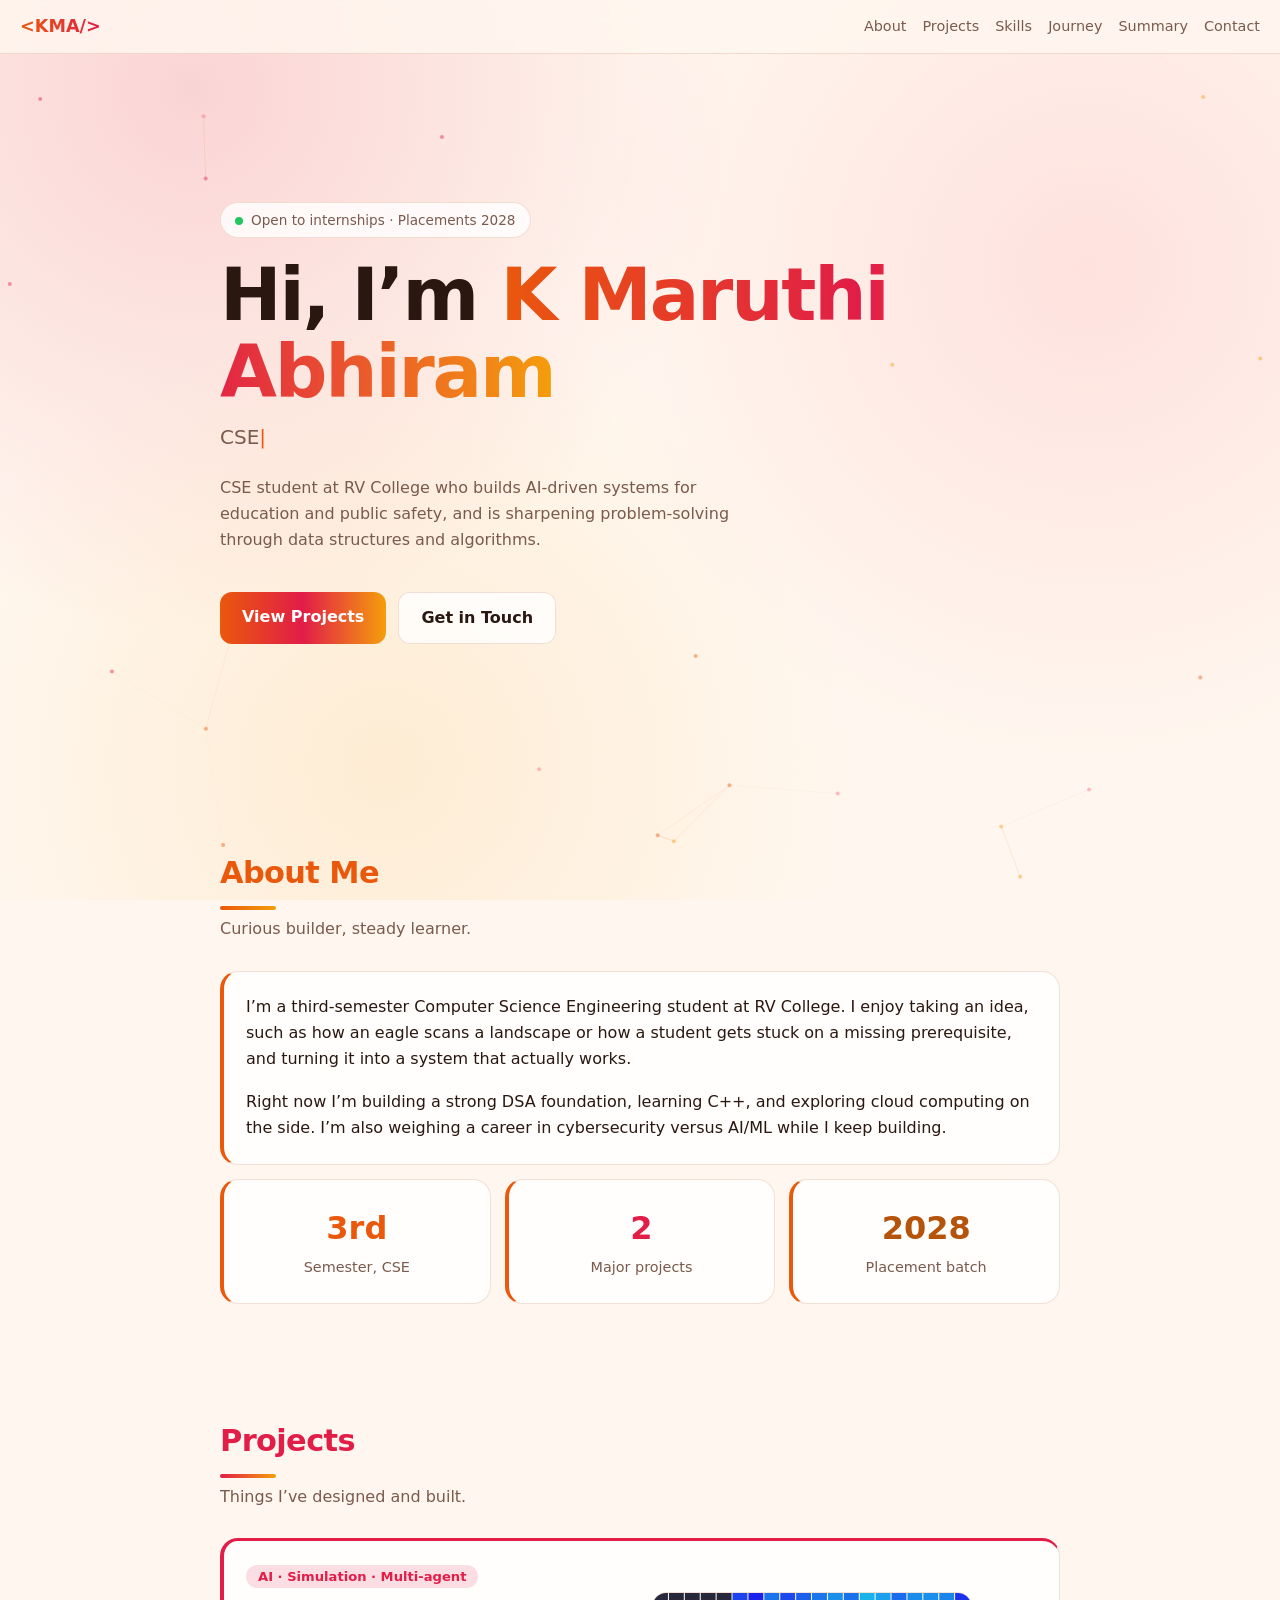
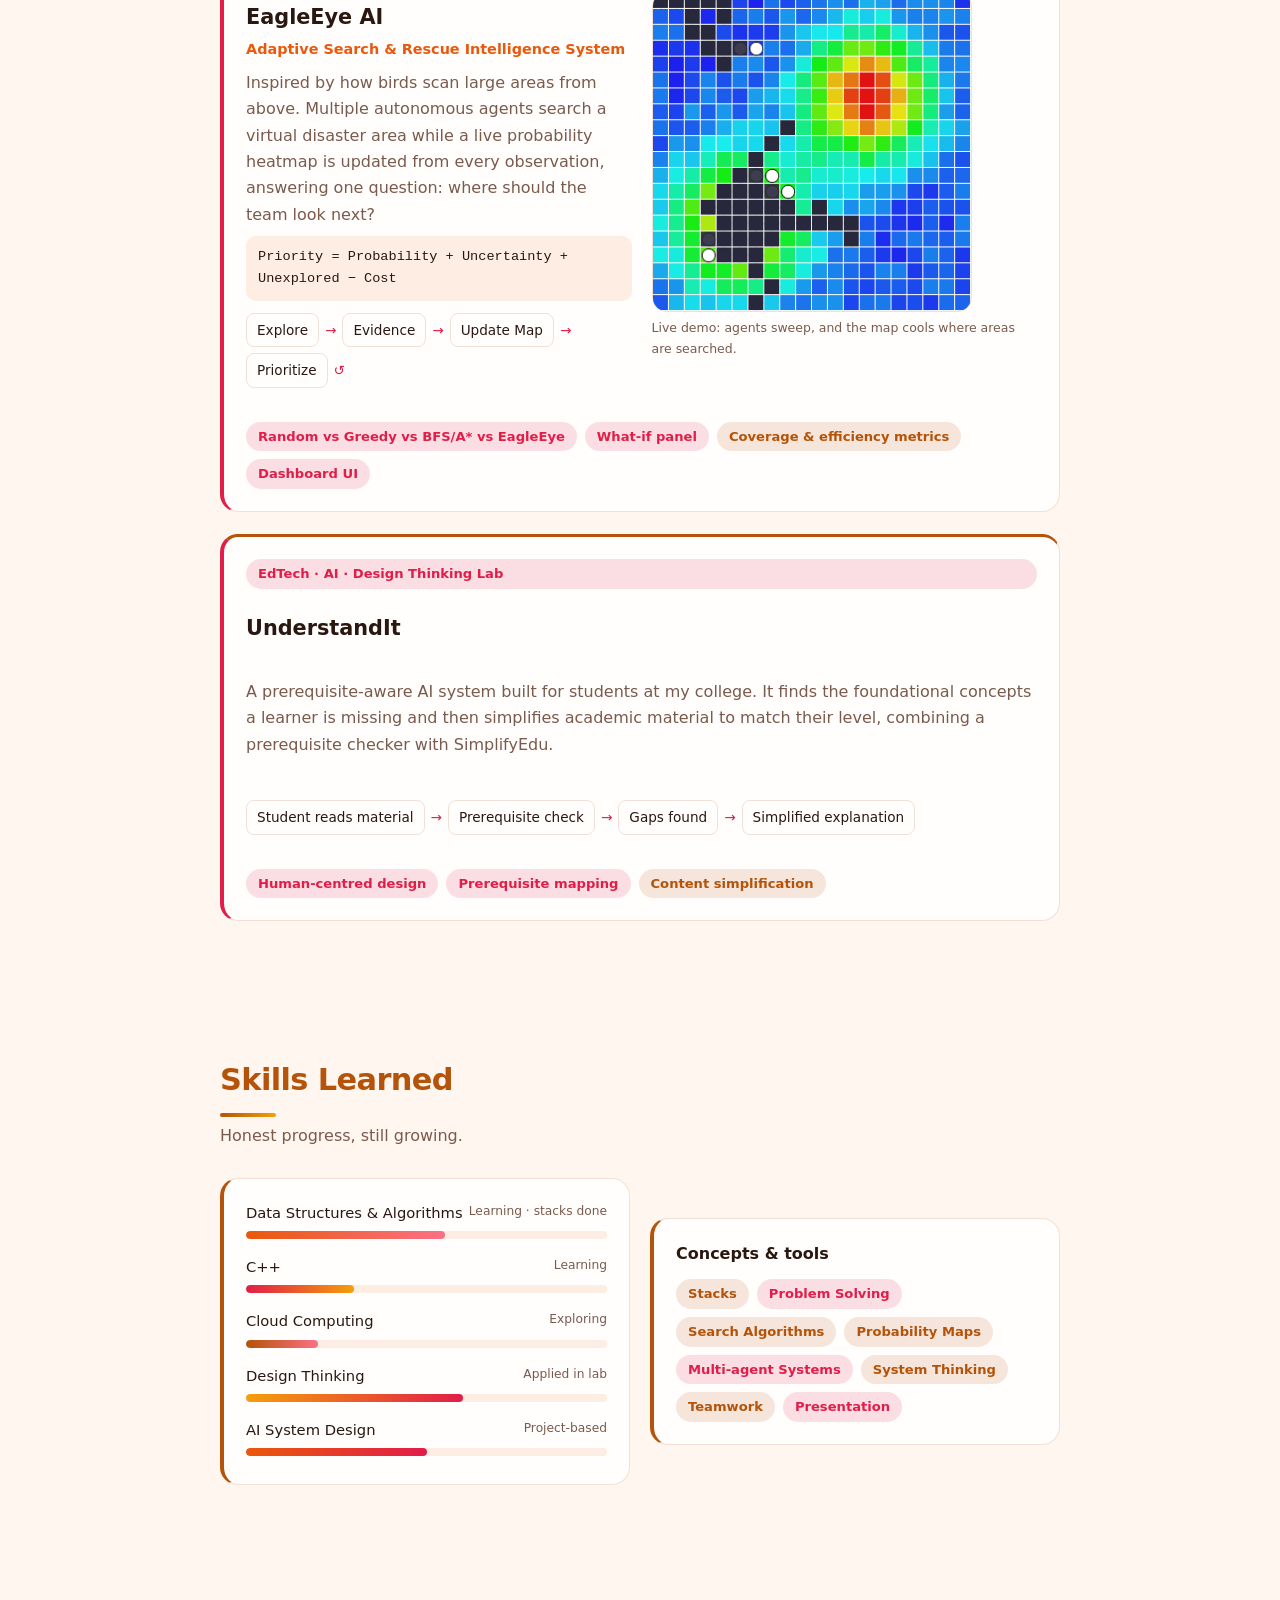
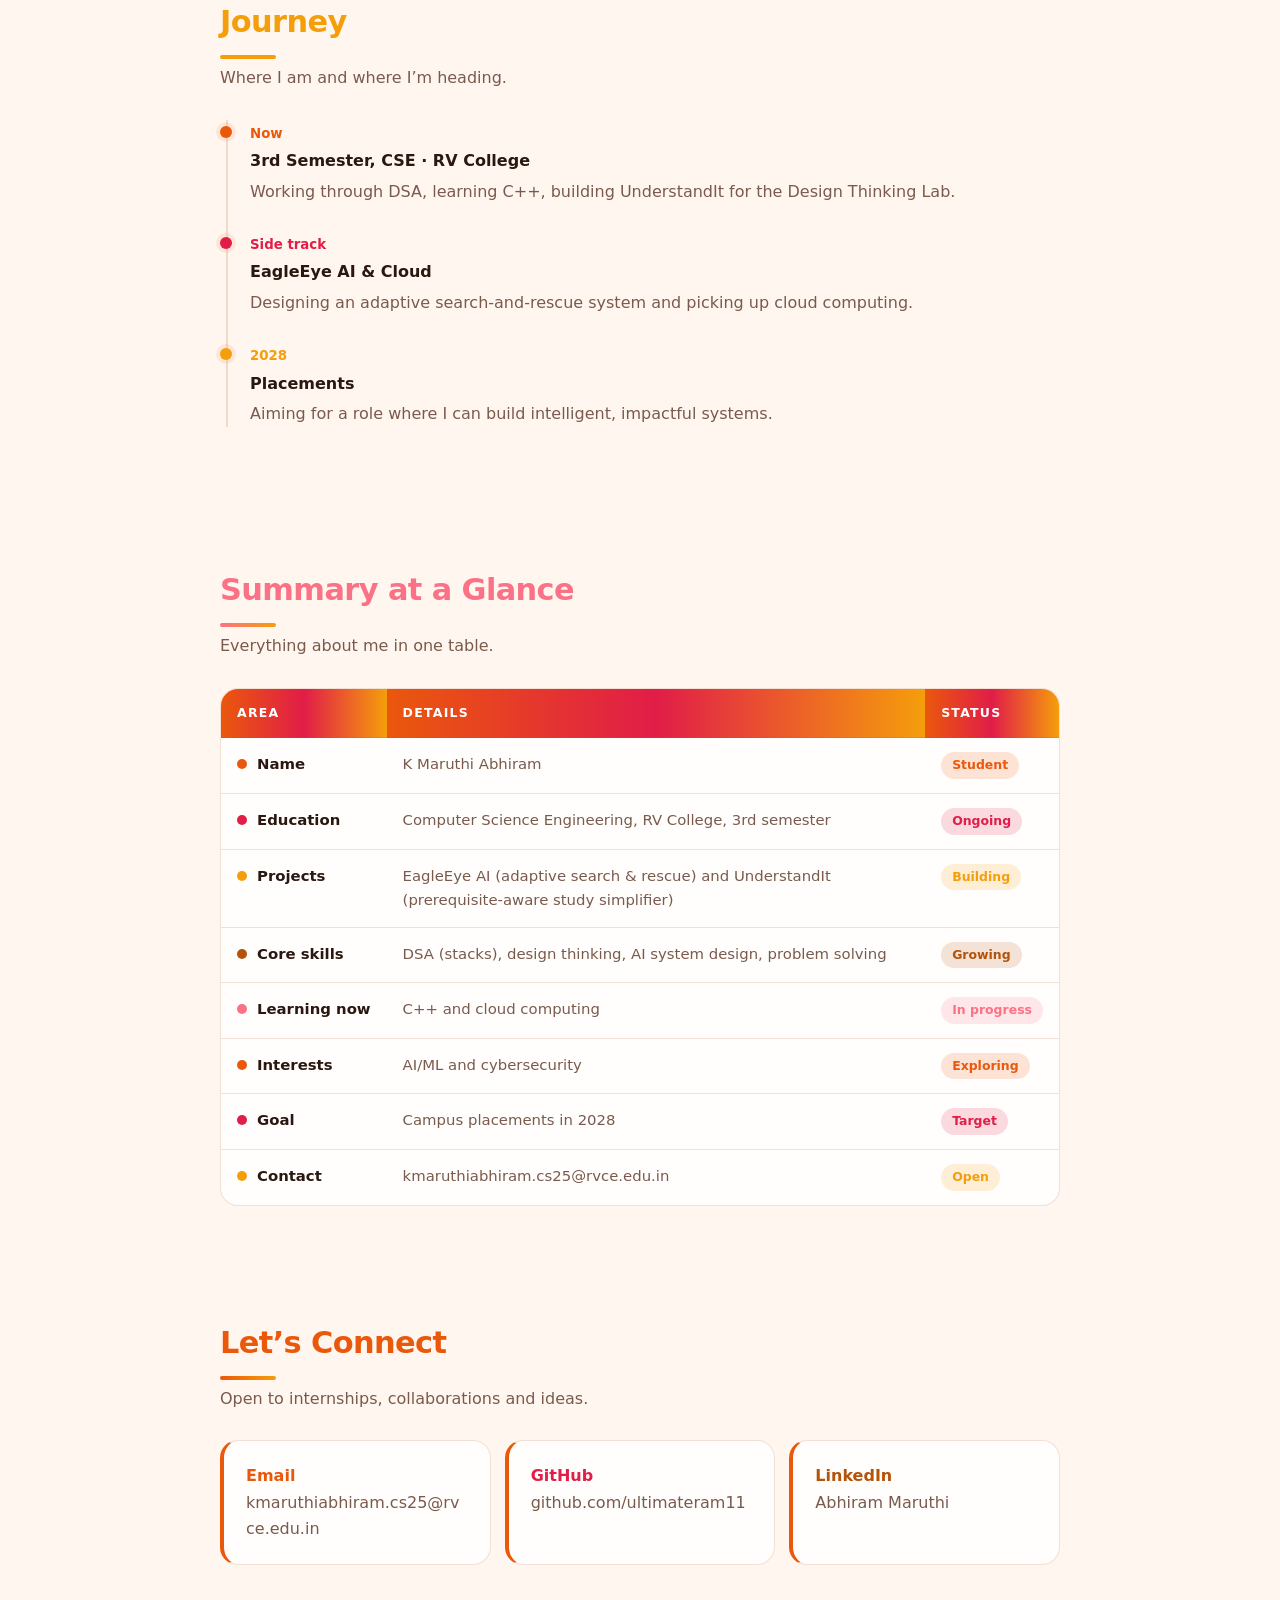
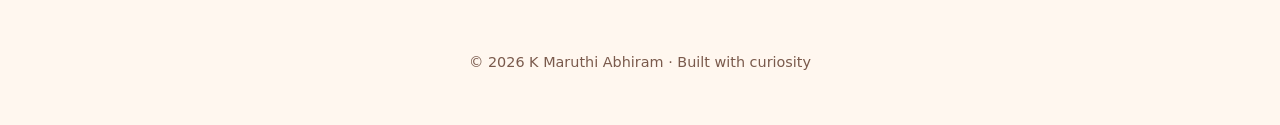
<file: maruthi-portfolio/index.html>
<!DOCTYPE html>
<html lang="en">
<head>
<meta charset="utf-8">
<meta name="viewport" content="width=device-width, initial-scale=1, viewport-fit=cover">
<title>K Maruthi Abhiram | Portfolio</title>
<link rel="stylesheet" href="style.css">
</head>
<body>
<canvas id="net"></canvas>
<nav><b>&lt;KMA/&gt;</b><div><a href="#about">About</a><a href="#projects">Projects</a><a href="#skills">Skills</a><a href="#journey">Journey</a><a href="#summary">Summary</a><a href="#contact">Contact</a></div></nav>
<main>
<section class="hero">
<span class="pill"><i></i>Open to internships · Placements 2028</span>
<h1>Hi, I’m <span>K Maruthi Abhiram</span></h1>
<div class="type" id="type"></div>
<p style="max-width:560px;color:var(--muted)">CSE student at RV College who builds AI-driven systems for education and public safety, and is sharpening problem-solving through data structures and algorithms.</p>
<div class="btns"><a class="btn p" href="#projects">View Projects</a><a class="btn" href="#contact">Get in Touch</a></div>
</section>

<section id="about" class="rv">
<h2>About Me</h2><p class="sub">Curious builder, steady learner.</p>
<div class="card"><p style="margin-top:0">I’m a third-semester Computer Science Engineering student at RV College. I enjoy taking an idea, such as how an eagle scans a landscape or how a student gets stuck on a missing prerequisite, and turning it into a system that actually works.</p>
<p style="margin-bottom:0">Right now I’m building a strong DSA foundation, learning C++, and exploring cloud computing on the side. I’m also weighing a career in cybersecurity versus AI/ML while I keep building.</p></div>
<div class="grid" style="margin-top:14px">
<div class="card stat"><b>3rd</b><span>Semester, CSE</span></div>
<div class="card stat"><b>2</b><span>Major projects</span></div>
<div class="card stat"><b>2028</b><span>Placement batch</span></div>
</div>
</section>

<section id="projects">
<h2 class="rv">Projects</h2><p class="sub rv">Things I’ve designed and built.</p>

<div class="card proj rv">
<div class="row">
<div>
<span class="chip">AI · Simulation · Multi-agent</span>
<h3 style="margin-top:10px">EagleEye AI</h3>
<div style="color:var(--a);font-weight:600;font-size:.9rem">Adaptive Search &amp; Rescue Intelligence System</div>
<p>Inspired by how birds scan large areas from above. Multiple autonomous agents search a virtual disaster area while a live probability heatmap is updated from every observation, answering one question: where should the team look next?</p>
<div class="formula">Priority = Probability + Uncertainty + Unexplored − Cost</div>
<div class="flow"><span>Explore</span><em>→</em><span>Evidence</span><em>→</em><span>Update Map</span><em>→</em><span>Prioritize</span><em>↺</em></div>
</div>
<div><canvas id="heat" width="320" height="320"></canvas>
<div class="legend">Live demo: agents sweep, and the map cools where areas are searched.</div></div>
</div>
<div class="chips"><span class="chip">Random vs Greedy vs BFS/A* vs EagleEye</span><span class="chip">What-if panel</span><span class="chip">Coverage &amp; efficiency metrics</span><span class="chip">Dashboard UI</span></div>
</div>

<div class="card proj rv">
<span class="chip">EdTech · AI · Design Thinking Lab</span>
<h3>UnderstandIt</h3>
<p>A prerequisite-aware AI system built for students at my college. It finds the foundational concepts a learner is missing and then simplifies academic material to match their level, combining a prerequisite checker with SimplifyEdu.</p>
<div class="flow"><span>Student reads material</span><em>→</em><span>Prerequisite check</span><em>→</em><span>Gaps found</span><em>→</em><span>Simplified explanation</span></div>
<div class="chips"><span class="chip">Human-centred design</span><span class="chip">Prerequisite mapping</span><span class="chip">Content simplification</span></div>
</div>
</section>

<section id="skills" class="rv">
<h2>Skills Learned</h2><p class="sub">Honest progress, still growing.</p>
<div class="row">
<div class="card">
<div class="skill"><div>Data Structures &amp; Algorithms <small>Learning · stacks done</small></div><div class="bar"><i data-w="55"></i></div></div>
<div class="skill"><div>C++ <small>Learning</small></div><div class="bar"><i data-w="30"></i></div></div>
<div class="skill"><div>Cloud Computing <small>Exploring</small></div><div class="bar"><i data-w="20"></i></div></div>
<div class="skill"><div>Design Thinking <small>Applied in lab</small></div><div class="bar"><i data-w="60"></i></div></div>
<div class="skill" style="margin-bottom:0"><div>AI System Design <small>Project-based</small></div><div class="bar"><i data-w="50"></i></div></div>
</div>
<div class="card"><b>Concepts &amp; tools</b>
<div class="chips"><span class="chip">Stacks</span><span class="chip">Problem Solving</span><span class="chip">Search Algorithms</span><span class="chip">Probability Maps</span><span class="chip">Multi-agent Systems</span><span class="chip">System Thinking</span><span class="chip">Teamwork</span><span class="chip">Presentation</span></div></div>
</div>
</section>

<section id="journey" class="rv">
<h2>Journey</h2><p class="sub">Where I am and where I’m heading.</p>
<div class="tl">
<div class="it"><small>Now</small><h4>3rd Semester, CSE · RV College</h4><p>Working through DSA, learning C++, building UnderstandIt for the Design Thinking Lab.</p></div>
<div class="it"><small>Side track</small><h4>EagleEye AI &amp; Cloud</h4><p>Designing an adaptive search-and-rescue system and picking up cloud computing.</p></div>
<div class="it"><small>2028</small><h4>Placements</h4><p>Aiming for a role where I can build intelligent, impactful systems.</p></div>
</div>
</section>

<section id="summary" class="rv">
<h2>Summary at a Glance</h2><p class="sub">Everything about me in one table.</p>
<div class="tbl"><table><thead><tr><th>Area</th><th>Details</th><th>Status</th></tr></thead><tbody>
<tr><td>Name</td><td>K Maruthi Abhiram</td><td><span class="st">Student</span></td></tr>
<tr><td>Education</td><td>Computer Science Engineering, RV College, 3rd semester</td><td><span class="st">Ongoing</span></td></tr>
<tr><td>Projects</td><td>EagleEye AI (adaptive search &amp; rescue) and UnderstandIt (prerequisite-aware study simplifier)</td><td><span class="st">Building</span></td></tr>
<tr><td>Core skills</td><td>DSA (stacks), design thinking, AI system design, problem solving</td><td><span class="st">Growing</span></td></tr>
<tr><td>Learning now</td><td>C++ and cloud computing</td><td><span class="st">In progress</span></td></tr>
<tr><td>Interests</td><td>AI/ML and cybersecurity</td><td><span class="st">Exploring</span></td></tr>
<tr><td>Goal</td><td>Campus placements in 2028</td><td><span class="st">Target</span></td></tr>
<tr><td>Contact</td><td>kmaruthiabhiram.cs25@rvce.edu.in</td><td><span class="st">Open</span></td></tr>
</tbody></table></div>
</section>

<section id="contact" class="rv">
<h2>Let’s Connect</h2><p class="sub">Open to internships, collaborations and ideas.</p>
<div class="grid">
<a class="card" style="text-decoration:none;color:inherit" href="mailto:kmaruthiabhiram.cs25@rvce.edu.in"><b>Email</b><br><span style="color:var(--muted);word-break:break-all">kmaruthiabhiram.cs25@rvce.edu.in</span></a>
<a class="card" style="text-decoration:none;color:inherit" href="https://github.com/ultimateram11" target="_blank" rel="noopener noreferrer"><b>GitHub</b><br><span style="color:var(--muted)">github.com/ultimateram11</span></a>
<a class="card" style="text-decoration:none;color:inherit" href="https://www.linkedin.com/search/results/people/?keywords=Abhiram%20Maruthi" target="_blank" rel="noopener noreferrer"><b>LinkedIn</b><br><span style="color:var(--muted)">Abhiram Maruthi</span></a>
</div>
</section>
</main>
<footer>© 2026 K Maruthi Abhiram · Built with curiosity</footer>

<script src="script.js"></script>
</body>
</html>
</file>
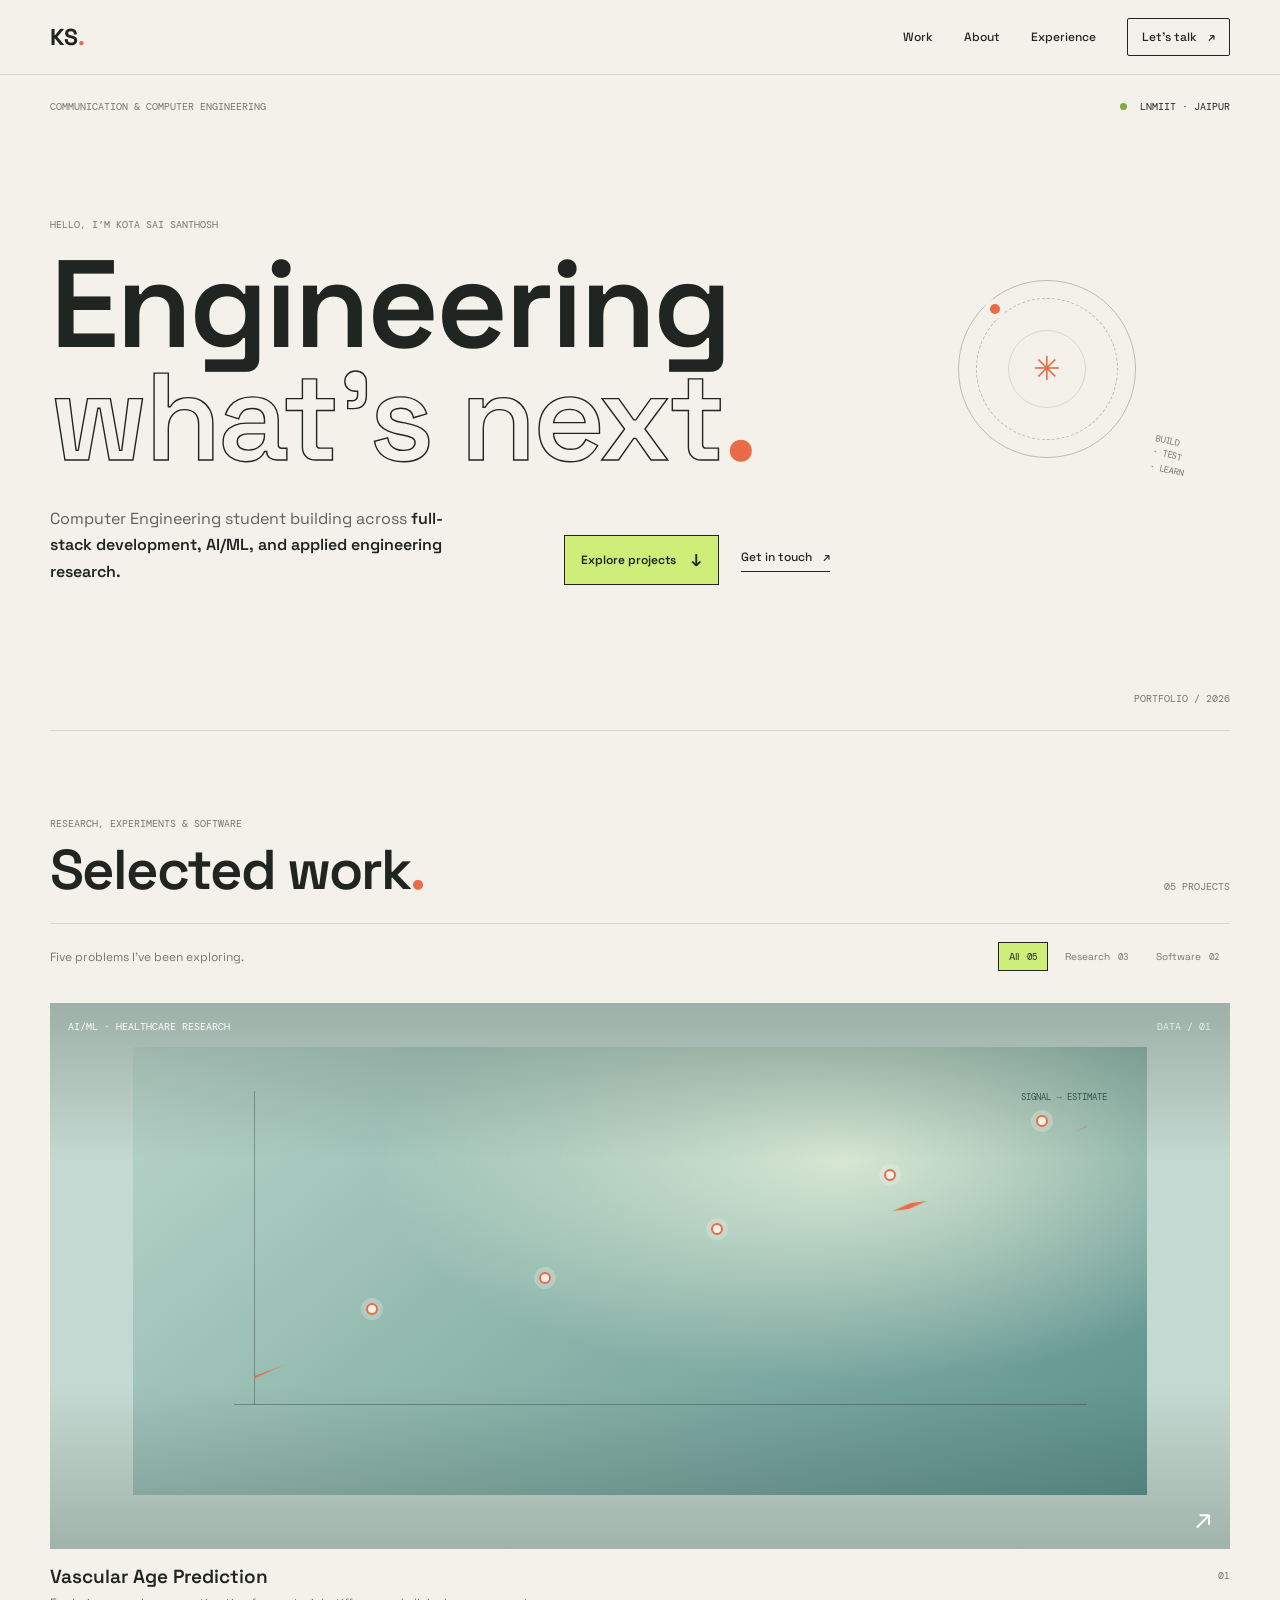
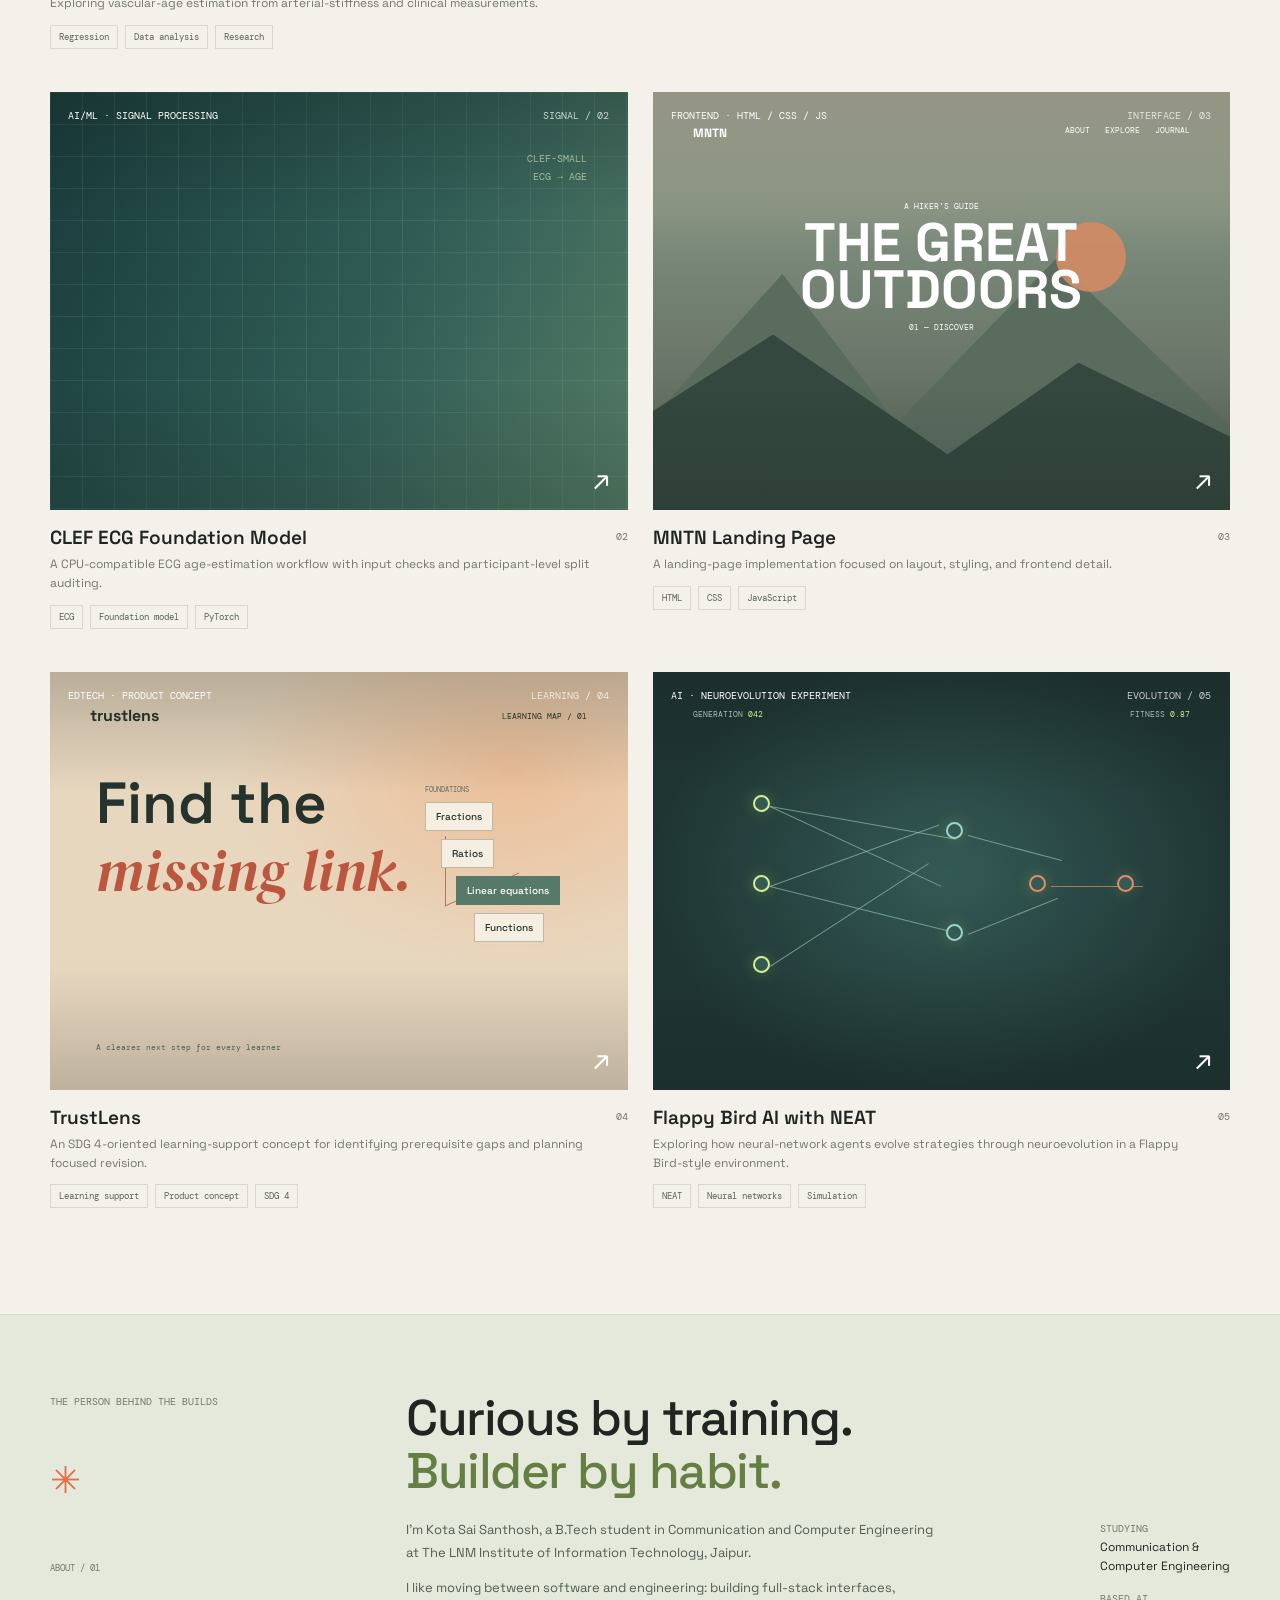
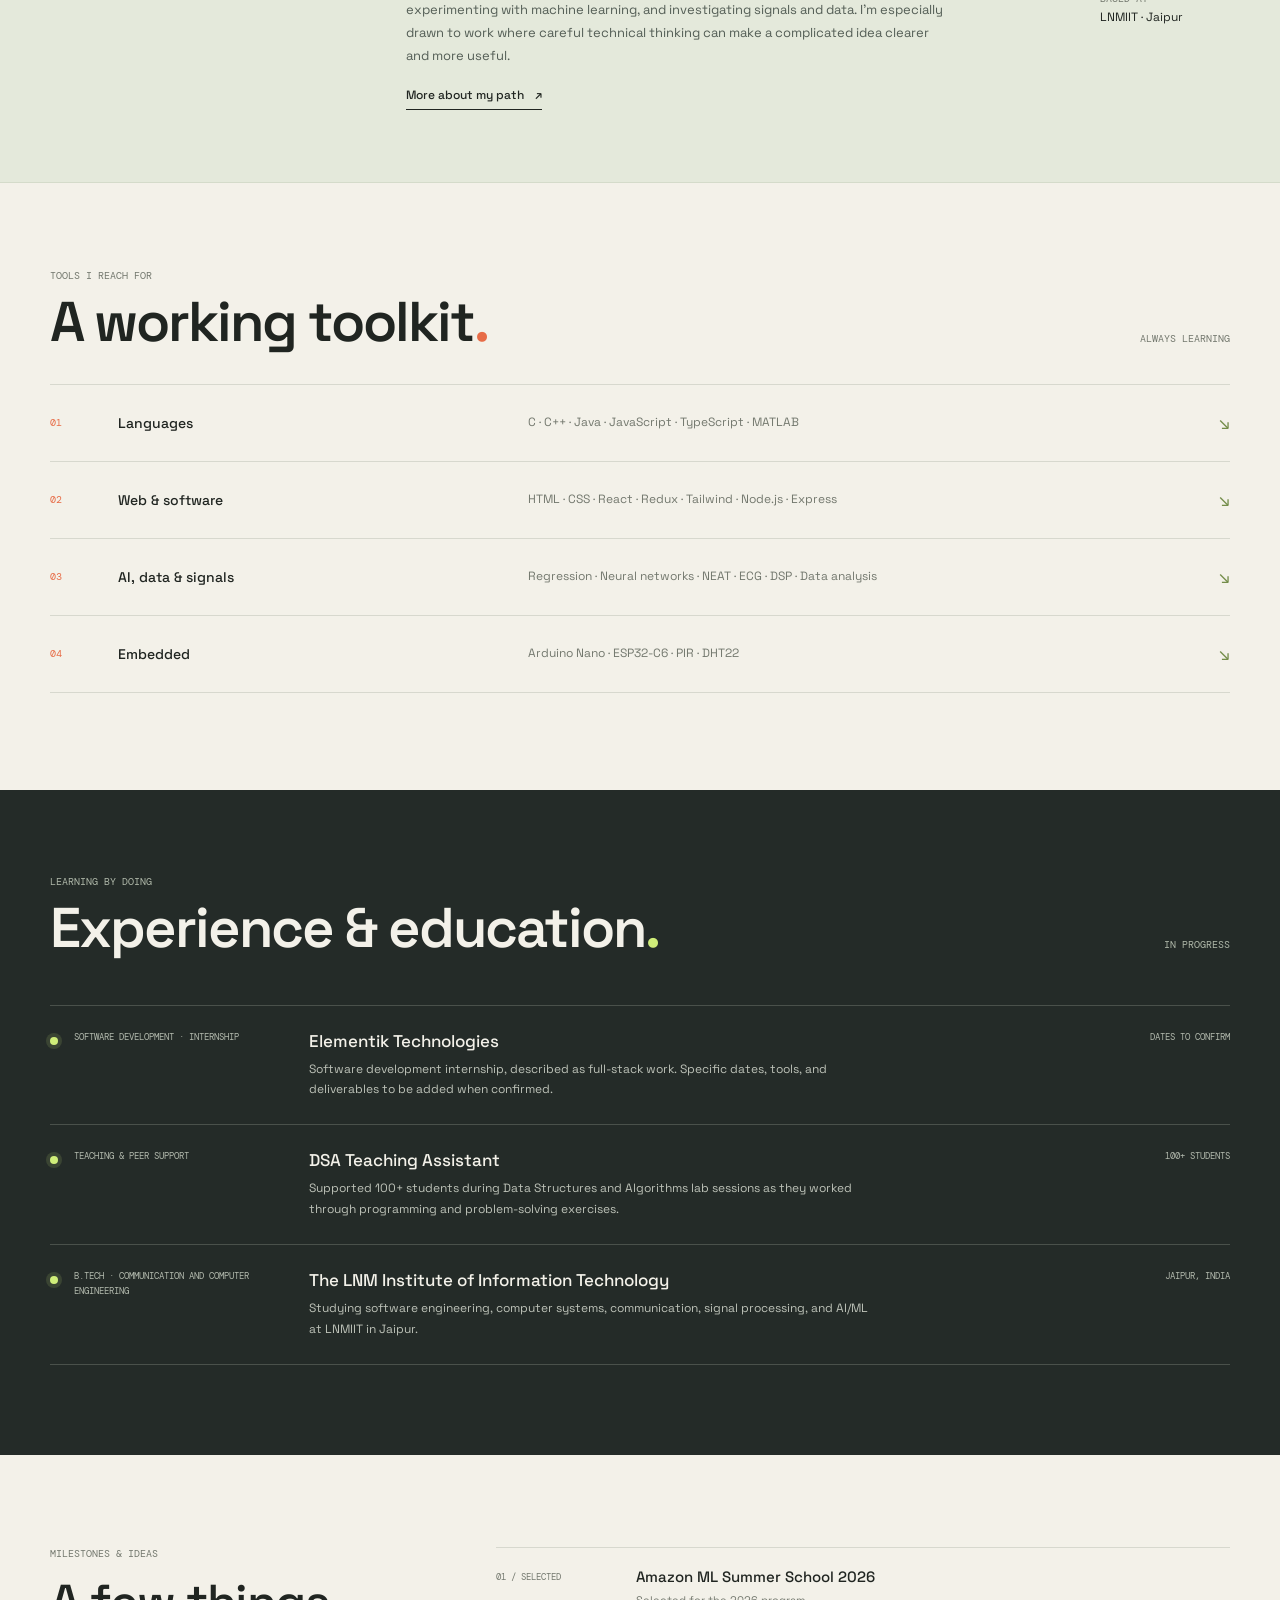
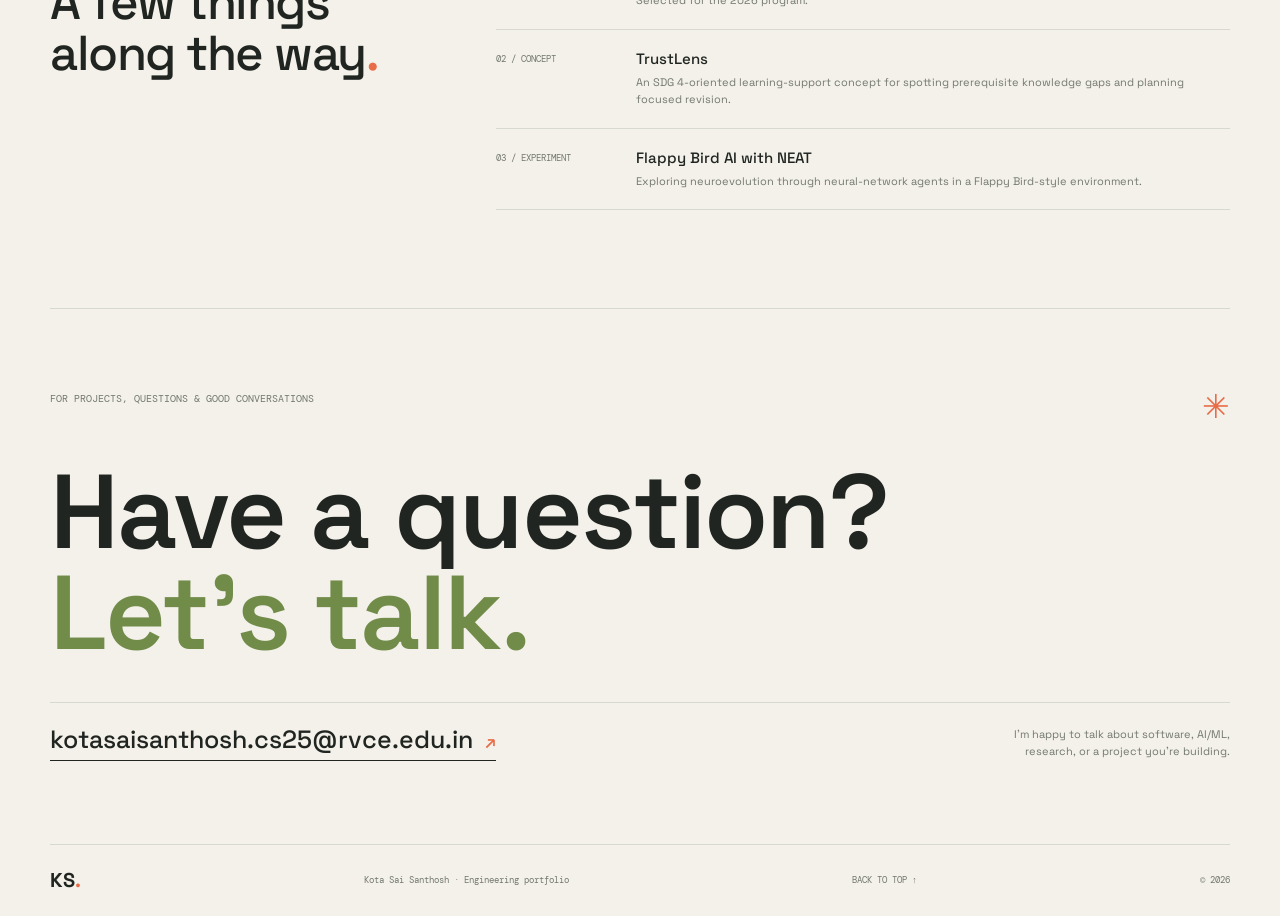
<file: santhosh-portfolio/index.html>
<!doctype html>
<html lang="en">
<head>
  <meta charset="utf-8">
  <meta name="viewport" content="width=device-width, initial-scale=1">
  <meta name="description" content="Kota Sai Santhosh is a Communication and Computer Engineering student building across full-stack development, AI/ML, and applied engineering.">
  <meta name="theme-color" content="#f3f1e9">
  <title>Kota Sai Santhosh — Engineering Portfolio</title>
  <link rel="preconnect" href="https://fonts.googleapis.com">
  <link rel="preconnect" href="https://fonts.gstatic.com" crossorigin>
  <link href="https://fonts.googleapis.com/css2?family=DM+Mono:wght@400;500&family=DM+Serif+Display:ital@0;1&family=Space+Grotesk:wght@400;500;600;700&display=swap" rel="stylesheet">
  <link rel="stylesheet" href="style.css">
  <script src="script.js" defer></script>
</head>
<body>
  <header class="site-header">
    <a class="wordmark" href="#home" aria-label="Kota Sai Santhosh, home">KS<span>.</span></a>
    <button class="menu-toggle" type="button" aria-expanded="false" aria-controls="site-nav" aria-label="Open menu">
      <span></span><span></span>
    </button>
    <nav class="site-nav" id="site-nav" aria-label="Main navigation">
      <a href="#work">Work</a>
      <a href="#about">About</a>
      <a href="#experience">Experience</a>
      <a class="nav-contact" href="#contact">Let’s talk <span aria-hidden="true">↗</span></a>
    </nav>
  </header>

  <main>
    <section class="hero section-shell" id="home" aria-labelledby="hero-title">
      <div class="hero-topline"><span>COMMUNICATION &amp; COMPUTER ENGINEERING</span><span class="availability"><i></i> LNMIIT · JAIPUR</span></div>
      <div class="hero-copy">
        <p class="eyebrow">HELLO, I’M KOTA SAI SANTHOSH</p>
        <h1 id="hero-title">Engineering<br><span class="hero-outline">what’s next</span><span class="period">.</span></h1>
        <div class="hero-bottom">
          <p class="hero-summary">Computer Engineering student building across <strong>full-stack development, AI/ML, and applied engineering research.</strong></p>
          <div class="hero-actions"><a class="primary-link" href="#work">Explore projects <span aria-hidden="true">↓</span></a><a class="text-link" href="mailto:kotasaisanthosh.cs25@rvce.edu.in">Get in touch <span aria-hidden="true">↗</span></a></div>
        </div>
      </div>
      <div class="hero-orbit" aria-hidden="true"><span class="orbit-dot"></span><span class="orbit-label">BUILD<br>· TEST<br>· LEARN</span><span class="orbit-center">✳</span></div>
      <div class="hero-index" aria-hidden="true">PORTFOLIO / 2026</div>
    </section>

    <section class="work-section section-shell" id="work" aria-labelledby="work-title">
      <div class="section-heading">
        <div><p class="eyebrow">RESEARCH, EXPERIMENTS &amp; SOFTWARE</p><h2 id="work-title">Selected work<span class="period">.</span></h2></div>
        <span class="section-count">05 PROJECTS</span>
      </div>
      <div class="project-toolbar"><p>Five problems I’ve been exploring.</p><div class="project-filters" role="group" aria-label="Filter projects"><button class="filter-button is-active" type="button" data-filter="all" aria-pressed="true">All <span>05</span></button><button class="filter-button" type="button" data-filter="research" aria-pressed="false">Research <span>03</span></button><button class="filter-button" type="button" data-filter="software" aria-pressed="false">Software <span>02</span></button></div></div>
      <div class="project-grid">
        <article class="project project-featured" data-category="research" data-project="vascular">
          <button class="project-image image-vascular" type="button" aria-label="Read about Vascular Age Prediction">
            <span class="visual-kicker">DATA / 01</span><span class="vascular-visual" aria-hidden="true"><span class="axis axis-x"></span><span class="axis axis-y"></span><span class="plot-line"></span><i class="plot-point p1"></i><i class="plot-point p2"></i><i class="plot-point p3"></i><i class="plot-point p4"></i><i class="plot-point p5"></i><span class="plot-caption">SIGNAL → ESTIMATE</span></span><span class="image-label">AI/ML · HEALTHCARE RESEARCH</span><span class="image-arrow" aria-hidden="true">↗</span>
          </button>
          <div class="project-info"><div><h3>Vascular Age Prediction</h3><p>Exploring vascular-age estimation from arterial-stiffness and clinical measurements.</p></div><span class="project-year">01</span></div>
          <div class="project-tags"><span>Regression</span><span>Data analysis</span><span>Research</span></div>
        </article>
        <article class="project" data-category="research" data-project="ecg">
          <button class="project-image image-ecg" type="button" aria-label="Read about CLEF ECG Foundation Model">
            <span class="visual-kicker">SIGNAL / 02</span><span class="ecg-visual" aria-hidden="true"><span class="ecg-grid"></span><svg viewBox="0 0 800 300" preserveAspectRatio="none"><path d="M0 158H115l25-4 15 5h60l16-8 13 10 19-5h65l19-7 18 12 18-6h54l20-84 22 174 24-91 18 7h80l17-5 12 6h72l17-7 14 9h72" /></svg><span class="ecg-readout">CLEF-SMALL<br>ECG → AGE</span></span><span class="image-label">AI/ML · SIGNAL PROCESSING</span><span class="image-arrow" aria-hidden="true">↗</span>
          </button>
          <div class="project-info"><div><h3>CLEF ECG Foundation Model</h3><p>A CPU-compatible ECG age-estimation workflow with input checks and participant-level split auditing.</p></div><span class="project-year">02</span></div>
          <div class="project-tags"><span>ECG</span><span>Foundation model</span><span>PyTorch</span></div>
        </article>
        <article class="project" data-category="software" data-project="mntn">
          <button class="project-image image-mntn" type="button" aria-label="Read about MNTN Landing Page">
            <span class="visual-kicker">INTERFACE / 03</span><span class="mntn-visual" aria-hidden="true"><span class="mntn-nav">MNTN <span>ABOUT&nbsp;&nbsp; EXPLORE&nbsp;&nbsp; JOURNAL</span></span><span class="mntn-copy"><small>A HIKER’S GUIDE</small><strong>THE GREAT<br>OUTDOORS</strong><span>01 — DISCOVER</span></span><span class="mntn-sun"></span></span><span class="image-label">FRONTEND · HTML / CSS / JS</span><span class="image-arrow" aria-hidden="true">↗</span>
          </button>
          <div class="project-info"><div><h3>MNTN Landing Page</h3><p>A landing-page implementation focused on layout, styling, and frontend detail.</p></div><span class="project-year">03</span></div>
          <div class="project-tags"><span>HTML</span><span>CSS</span><span>JavaScript</span></div>
        </article>
        <article class="project" data-category="software" data-project="trustlens">
          <button class="project-image image-trustlens" type="button" aria-label="Read about TrustLens">
            <span class="visual-kicker">LEARNING / 04</span><span class="trustlens-visual" aria-hidden="true"><span class="trustlens-top"><b>trustlens</b><i>LEARNING MAP / 01</i></span><span class="trustlens-title">Find the<br><em>missing link.</em></span><span class="learning-map"><i>FOUNDATIONS</i><b>Fractions</b><b>Ratios</b><b class="map-current">Linear equations</b><b>Functions</b><i class="map-connector"></i></span><span class="trustlens-footer">A clearer next step for every learner</span></span><span class="image-label">EDTECH · PRODUCT CONCEPT</span><span class="image-arrow" aria-hidden="true">↗</span>
          </button>
          <div class="project-info"><div><h3>TrustLens</h3><p>An SDG 4-oriented learning-support concept for identifying prerequisite gaps and planning focused revision.</p></div><span class="project-year">04</span></div>
          <div class="project-tags"><span>Learning support</span><span>Product concept</span><span>SDG 4</span></div>
        </article>
        <article class="project" data-category="research" data-project="neat">
          <button class="project-image image-neat" type="button" aria-label="Read about Flappy Bird AI with NEAT">
            <span class="visual-kicker">EVOLUTION / 05</span><span class="neat-visual" aria-hidden="true"><span class="neat-generation">GENERATION <b>042</b></span><span class="neat-network"><i class="node input-node n1"></i><i class="node input-node n2"></i><i class="node input-node n3"></i><i class="node hidden-node n4"></i><i class="node hidden-node n5"></i><i class="node hidden-node n6"></i><i class="node output-node n7"></i><span class="network-edge e1"></span><span class="network-edge e2"></span><span class="network-edge e3"></span><span class="network-edge e4"></span><span class="network-edge e5"></span><span class="network-edge e6"></span><span class="network-edge e7"></span><span class="network-edge e8"></span></span><span class="neat-score">FITNESS <b>0.87</b></span></span><span class="image-label">AI · NEUROEVOLUTION EXPERIMENT</span><span class="image-arrow" aria-hidden="true">↗</span>
          </button>
          <div class="project-info"><div><h3>Flappy Bird AI with NEAT</h3><p>Exploring how neural-network agents evolve strategies through neuroevolution in a Flappy Bird-style environment.</p></div><span class="project-year">05</span></div>
          <div class="project-tags"><span>NEAT</span><span>Neural networks</span><span>Simulation</span></div>
        </article>
      </div>
    </section>

    <section class="about-section" id="about" aria-labelledby="about-title">
      <div class="about-inner section-shell">
        <div class="about-label"><p class="eyebrow">THE PERSON BEHIND THE BUILDS</p><span class="about-doodle" aria-hidden="true">✳</span><span class="about-index">ABOUT / 01</span></div>
        <div class="about-copy"><h2 id="about-title">Curious by training.<br><span>Builder by habit.</span></h2>
          <p>I’m Kota Sai Santhosh, a B.Tech student in Communication and Computer Engineering at The LNM Institute of Information Technology, Jaipur.</p>
          <p>I like moving between software and engineering: building full-stack interfaces, experimenting with machine learning, and investigating signals and data. I’m especially drawn to work where careful technical thinking can make a complicated idea clearer and more useful.</p>
          <a class="text-link" href="#about">More about my path <span aria-hidden="true">↗</span></a>
        </div>
        <div class="about-note"><span>STUDYING</span><strong>Communication &amp;<br>Computer Engineering</strong><span>BASED AT</span><strong>LNMIIT · Jaipur</strong></div>
      </div>
    </section>

    <section class="skills-section section-shell" id="skills" aria-labelledby="skills-title">
      <div class="section-heading"><div><p class="eyebrow">TOOLS I REACH FOR</p><h2 id="skills-title">A working toolkit<span class="period">.</span></h2></div><span class="section-count">ALWAYS LEARNING</span></div>
      <div class="skills-list">
        <div class="skill-row"><span class="skill-number">01</span><h3>Languages</h3><p>C · C++ · Java · JavaScript · TypeScript · MATLAB</p><span class="skill-mark" aria-hidden="true">↘</span></div>
        <div class="skill-row"><span class="skill-number">02</span><h3>Web &amp; software</h3><p>HTML · CSS · React · Redux · Tailwind · Node.js · Express</p><span class="skill-mark" aria-hidden="true">↘</span></div>
        <div class="skill-row"><span class="skill-number">03</span><h3>AI, data &amp; signals</h3><p>Regression · Neural networks · NEAT · ECG · DSP · Data analysis</p><span class="skill-mark" aria-hidden="true">↘</span></div>
        <div class="skill-row"><span class="skill-number">04</span><h3>Embedded</h3><p>Arduino Nano · ESP32-C6 · PIR · DHT22</p><span class="skill-mark" aria-hidden="true">↘</span></div>
      </div>
    </section>

    <section class="experience-section" id="experience" aria-labelledby="experience-title">
      <div class="experience-inner section-shell">
        <div class="section-heading"><div><p class="eyebrow">LEARNING BY DOING</p><h2 id="experience-title">Experience &amp; education<span class="period">.</span></h2></div><span class="section-count">IN PROGRESS</span></div>
        <div class="timeline">
          <article class="timeline-item"><span class="timeline-pin"></span><div class="timeline-meta">SOFTWARE DEVELOPMENT · INTERNSHIP</div><div class="timeline-main"><h3>Elementik Technologies</h3><p>Software development internship, described as full-stack work. Specific dates, tools, and deliverables to be added when confirmed.</p></div><span class="timeline-date">DATES TO CONFIRM</span></article>
          <article class="timeline-item"><span class="timeline-pin"></span><div class="timeline-meta">TEACHING &amp; PEER SUPPORT</div><div class="timeline-main"><h3>DSA Teaching Assistant</h3><p>Supported 100+ students during Data Structures and Algorithms lab sessions as they worked through programming and problem-solving exercises.</p></div><span class="timeline-date">100+ STUDENTS</span></article>
          <article class="timeline-item"><span class="timeline-pin"></span><div class="timeline-meta">B.TECH · COMMUNICATION AND COMPUTER ENGINEERING</div><div class="timeline-main"><h3>The LNM Institute of Information Technology</h3><p>Studying software engineering, computer systems, communication, signal processing, and AI/ML at LNMIIT in Jaipur.</p></div><span class="timeline-date">JAIPUR, INDIA</span></article>
        </div>
      </div>
    </section>

    <section class="notes-section section-shell" aria-labelledby="notes-title">
      <div class="notes-title"><p class="eyebrow">MILESTONES &amp; IDEAS</p><h2 id="notes-title">A few things<br>along the way<span class="period">.</span></h2></div>
      <div class="notes-grid"><article class="note-item"><span>01 / SELECTED</span><h3>Amazon ML Summer School 2026</h3><p>Selected for the 2026 program.</p></article><article class="note-item"><span>02 / CONCEPT</span><h3>TrustLens</h3><p>An SDG 4-oriented learning-support concept for spotting prerequisite knowledge gaps and planning focused revision.</p></article><article class="note-item"><span>03 / EXPERIMENT</span><h3>Flappy Bird AI with NEAT</h3><p>Exploring neuroevolution through neural-network agents in a Flappy Bird-style environment.</p></article></div>
    </section>

    <section class="contact-section section-shell" id="contact" aria-labelledby="contact-title">
      <div class="contact-kicker"><span class="eyebrow">FOR PROJECTS, QUESTIONS &amp; GOOD CONVERSATIONS</span><span class="contact-star" aria-hidden="true">✳</span></div>
      <h2 id="contact-title">Have a question?<br><span>Let’s talk.</span></h2>
      <div class="contact-bottom">
        <a class="email-link" href="mailto:kotasaisanthosh.cs25@rvce.edu.in">kotasaisanthosh.cs25@rvce.edu.in <span aria-hidden="true">↗</span></a>
        <p class="contact-note">I’m happy to talk about software, AI/ML,<br>research, or a project you’re building.</p>
      </div>
    </section>
  </main>

  <footer class="site-footer section-shell"><a class="wordmark" href="#home">KS<span>.</span></a><span>Kota Sai Santhosh · Engineering portfolio</span><a class="back-top" href="#home">BACK TO TOP ↑</a><span>© <span id="year"></span></span></footer>

  <dialog class="project-dialog" aria-labelledby="dialog-title"><form method="dialog"><button class="dialog-close" aria-label="Close project details">×</button></form><p class="eyebrow" id="dialog-category"></p><h2 id="dialog-title"></h2><p id="dialog-description"></p><div class="dialog-tags" id="dialog-tags"></div><a class="dialog-resource" id="dialog-link" href="#" target="_blank" rel="noreferrer">Explore project resource <span aria-hidden="true">↗</span></a></dialog>
</body>
</html>
</file>
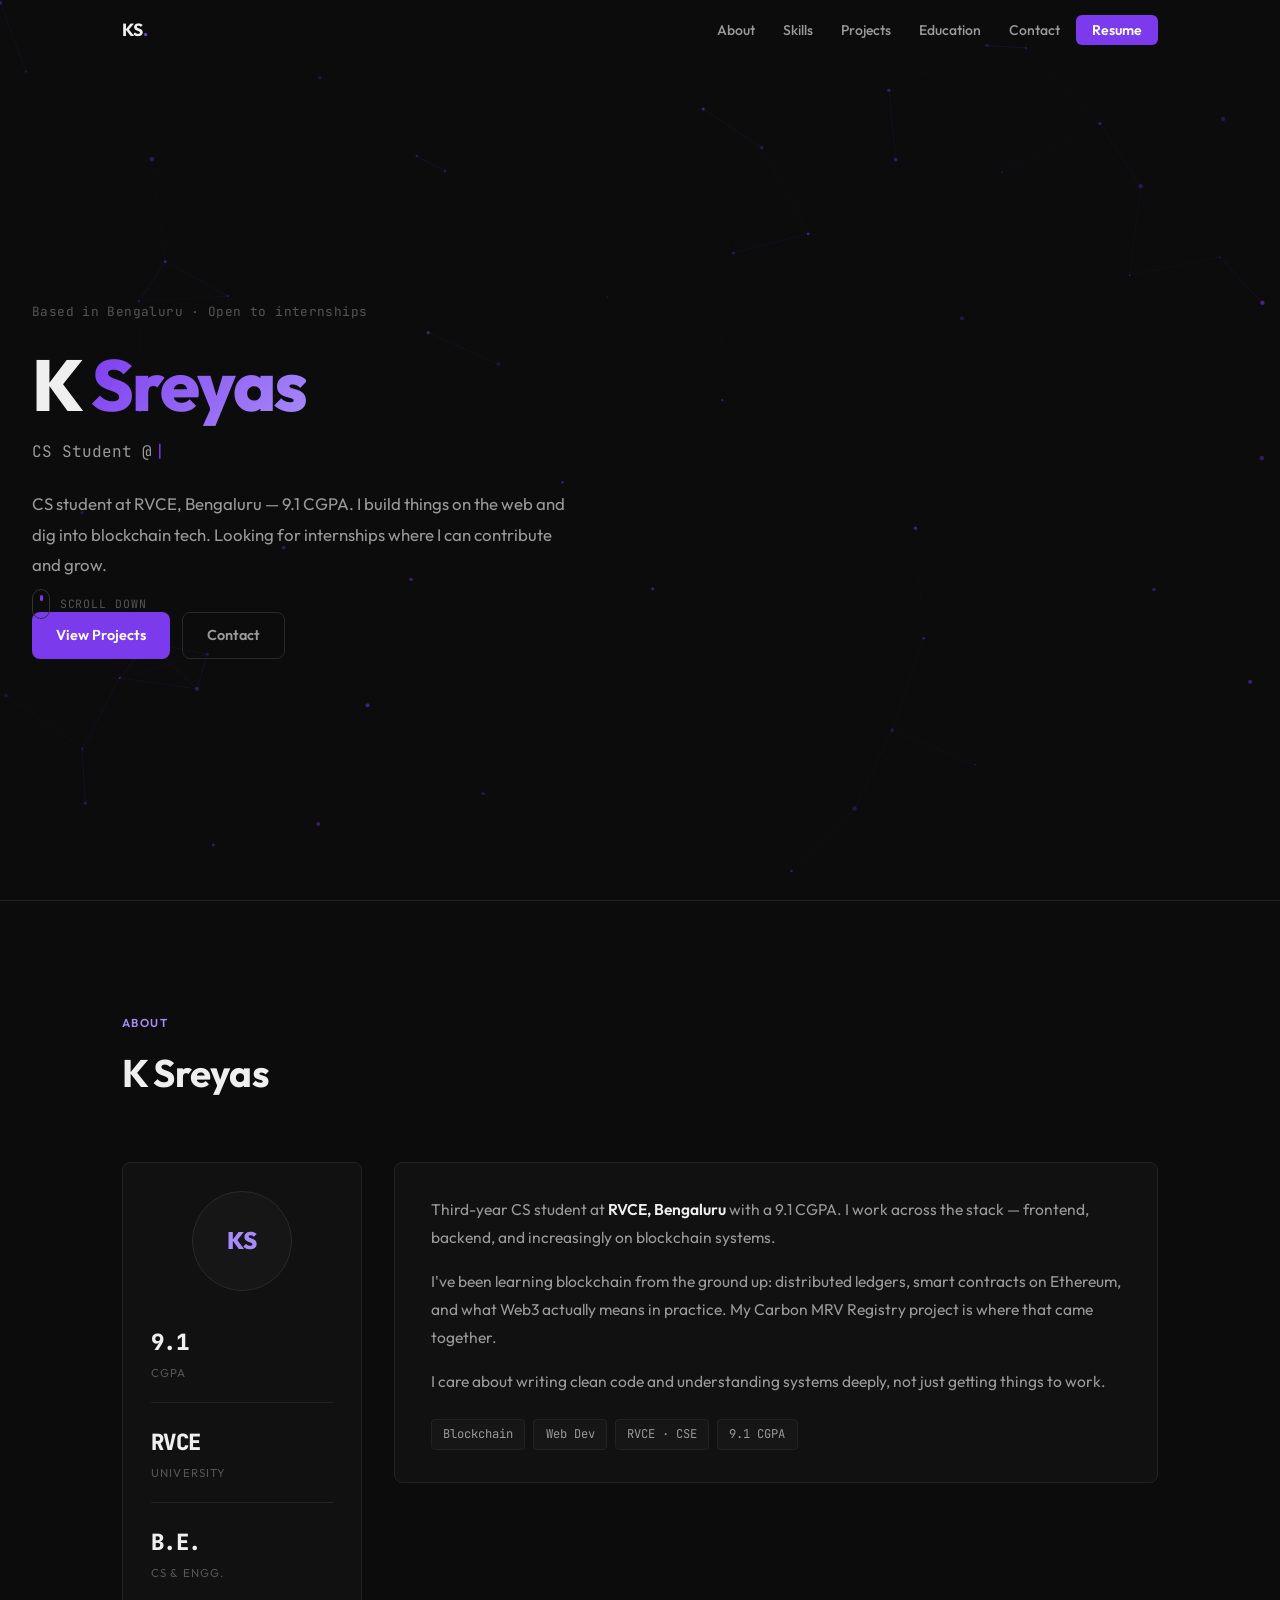
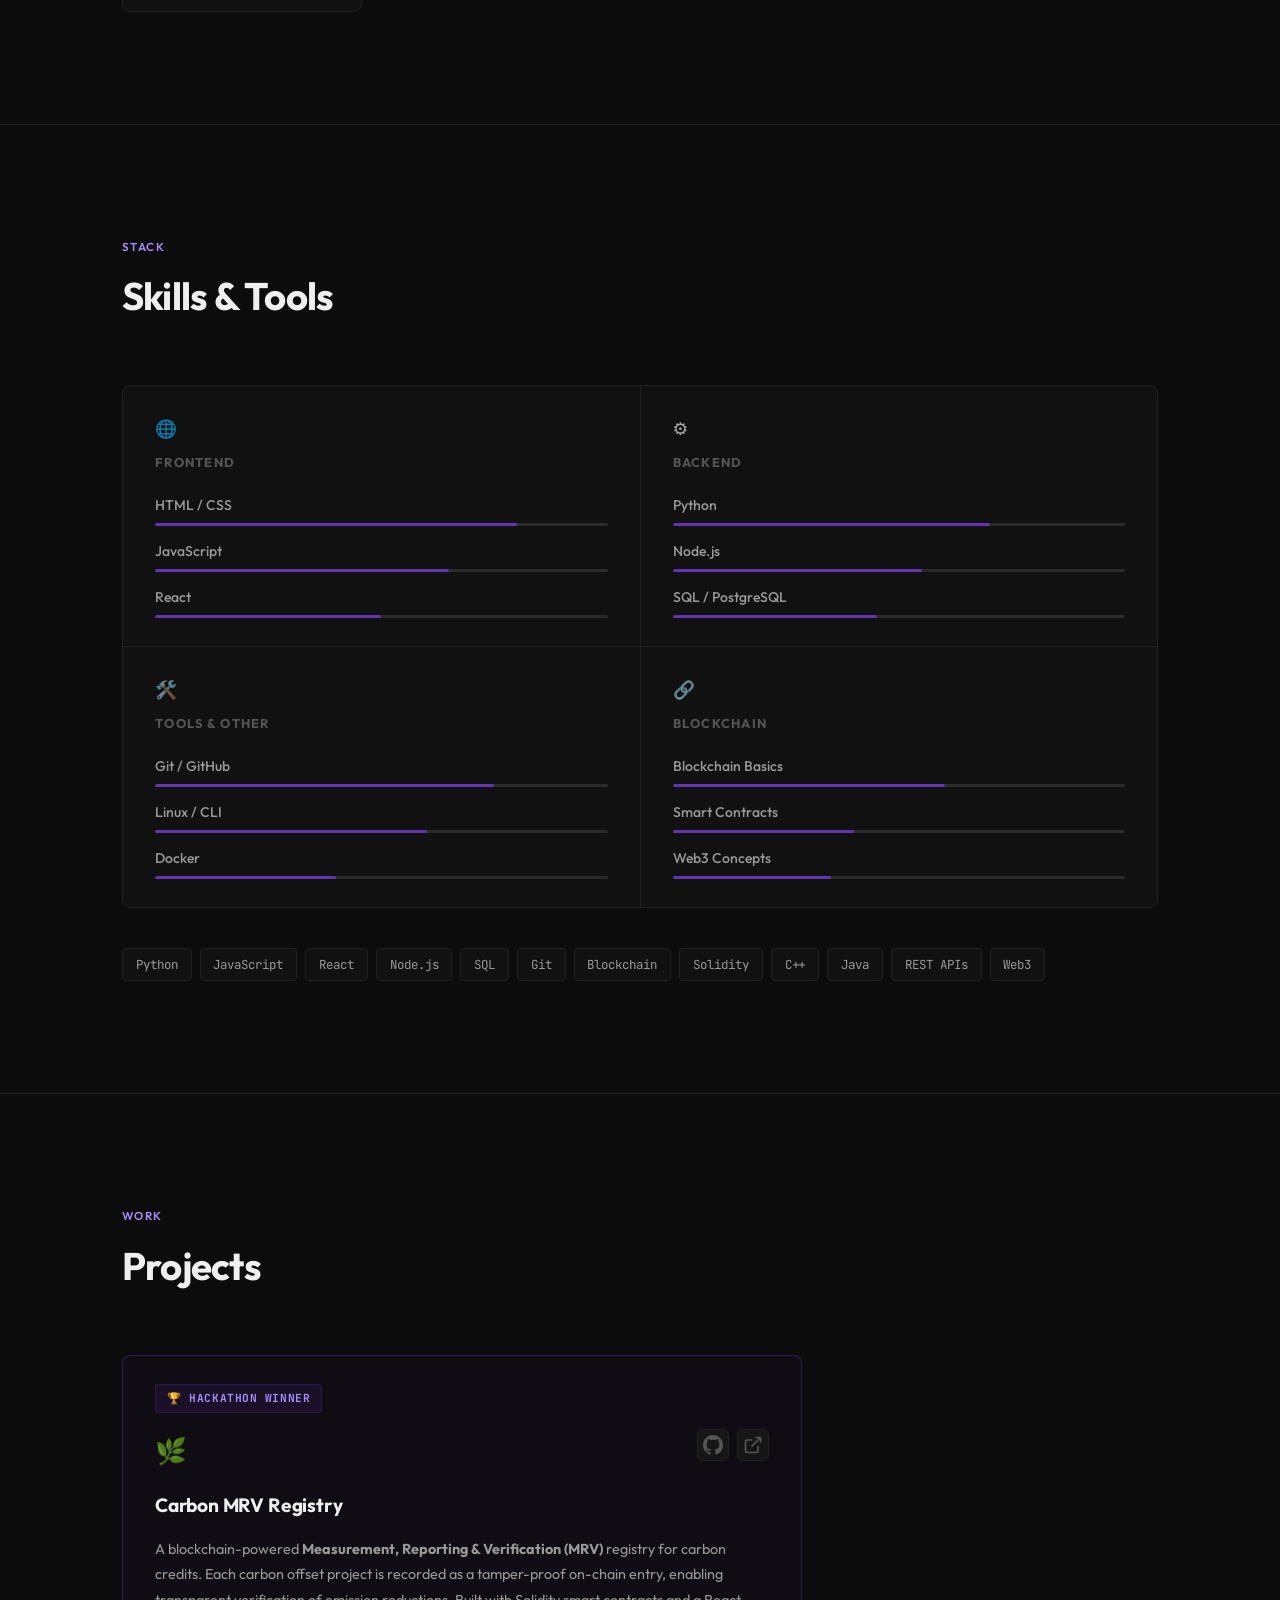
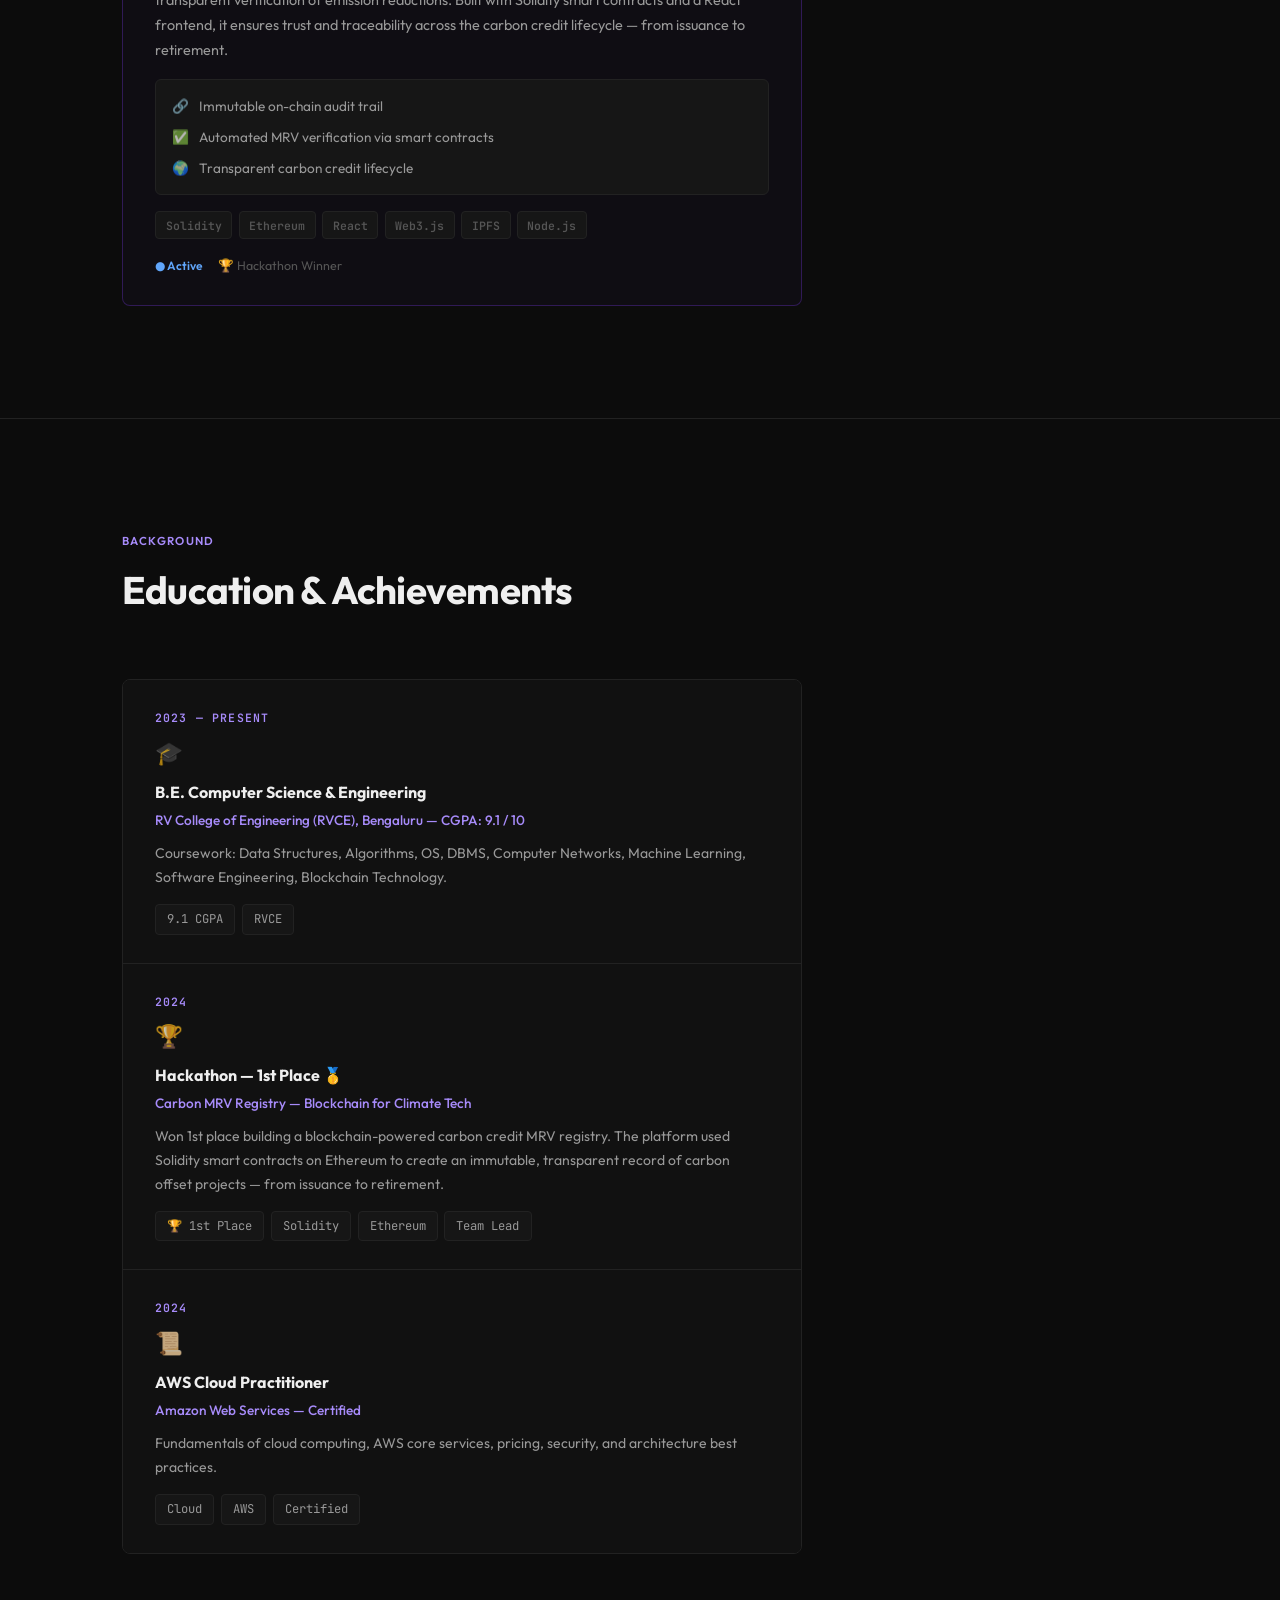
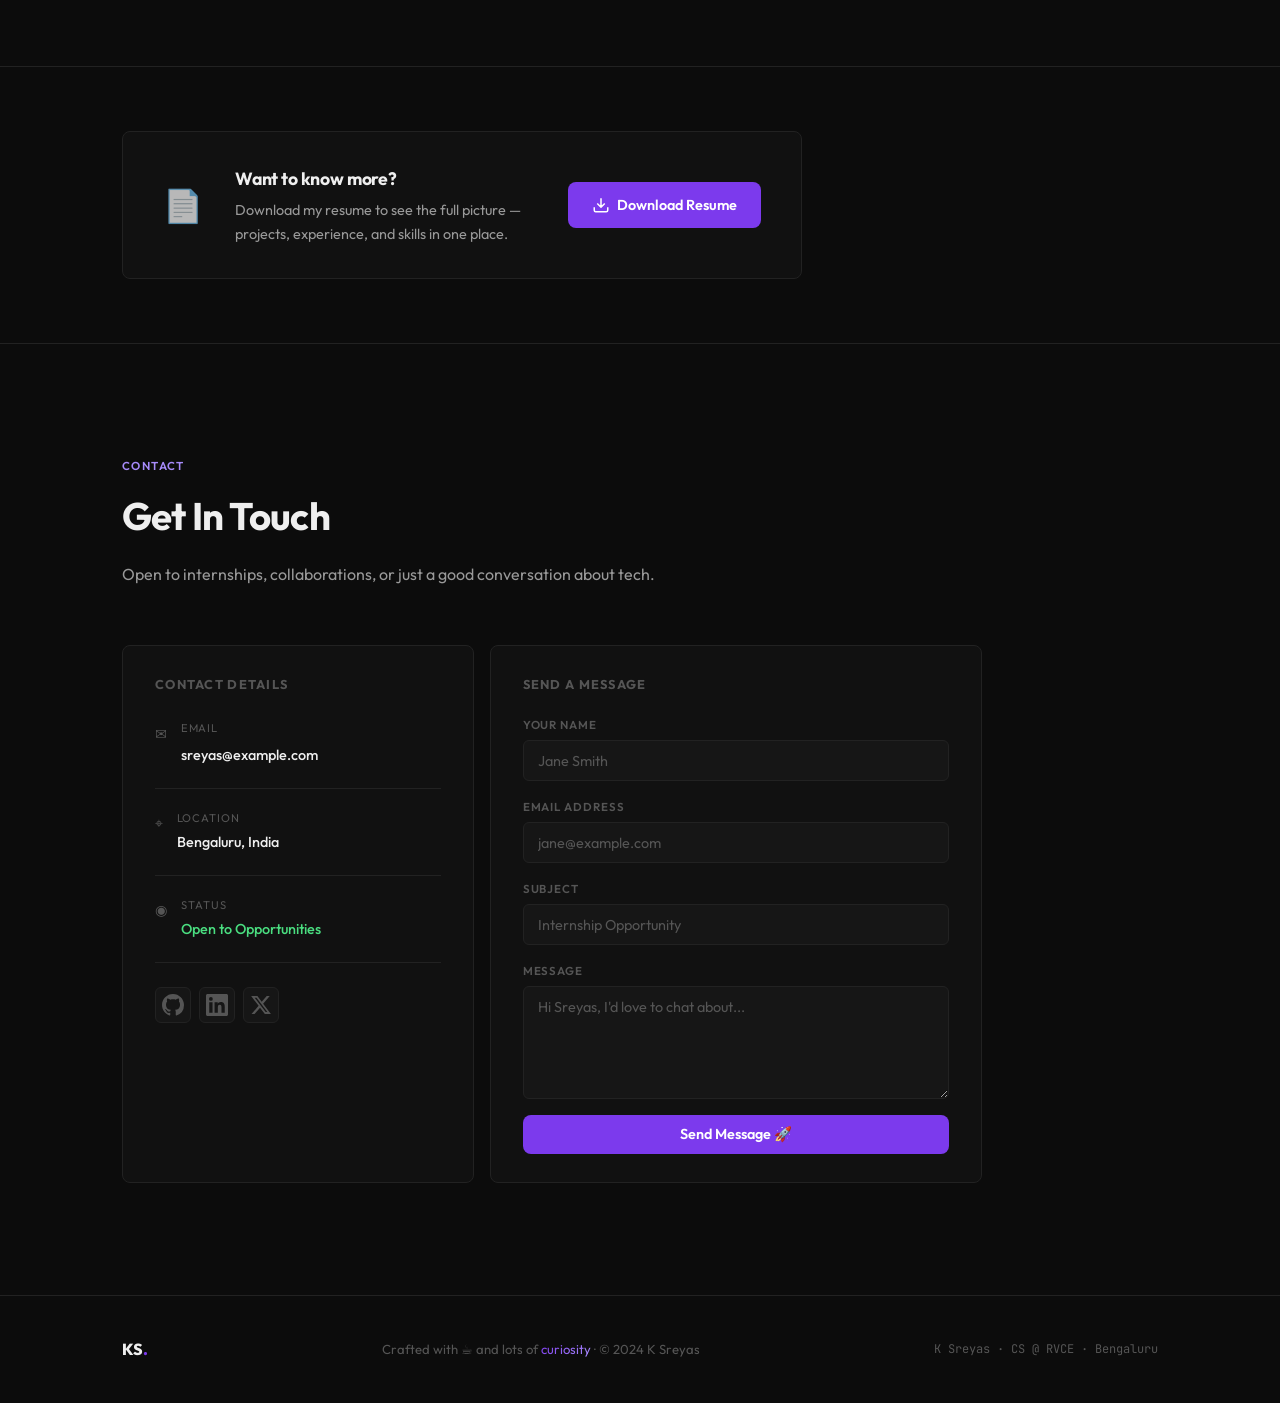
<file: sreyas-portfolio/index.html>
<!DOCTYPE html>
<html lang="en">
<head>
  <meta charset="UTF-8" />
  <meta name="viewport" content="width=device-width, initial-scale=1.0" />
  <meta name="description" content="K Sreyas — Computer Science Student at RVCE. Exploring software, blockchain, and the web. Open to internships and opportunities." />
  <title>K Sreyas | CS Student Portfolio</title>
  <link rel="preconnect" href="https://fonts.googleapis.com" />
  <link rel="preconnect" href="https://fonts.gstatic.com" crossorigin />
  <link href="https://fonts.googleapis.com/css2?family=Outfit:wght@300;400;500;600;700;800&family=JetBrains+Mono:wght@400;500&display=swap" rel="stylesheet" />
  <link rel="stylesheet" href="style.css" />
</head>
<body>

  <!-- Navigation -->
  <nav id="navbar" class="navbar">
    <div class="nav-inner">
      <a href="#hero" class="nav-logo">KS<span class="dot">.</span></a>
      <ul class="nav-links" id="nav-links">
        <li><a href="#about" class="nav-link">About</a></li>
        <li><a href="#skills" class="nav-link">Skills</a></li>
        <li><a href="#projects" class="nav-link">Projects</a></li>
        <li><a href="#education" class="nav-link">Education</a></li>
        <li><a href="#contact" class="nav-link">Contact</a></li>
        <li><a href="#resume" class="nav-link btn-nav">Resume</a></li>
      </ul>
      <button class="hamburger" id="hamburger" aria-label="Toggle menu">
        <span></span><span></span><span></span>
      </button>
    </div>
  </nav>

  <!-- Hero -->
  <section id="hero" class="hero">
    <div class="hero-bg">
      <canvas id="hero-canvas"></canvas>
    </div>
    <div class="hero-content animate-in">
      <p class="hero-tag">Based in Bengaluru · Open to internships</p>
      <h1 class="hero-name">K <span class="gradient-text">Sreyas</span></h1>
      <div class="hero-roles">
        <span class="role-text" id="role-text">CS Student @ RVCE</span>
        <span class="cursor-blink">|</span>
      </div>
      <p class="hero-bio">
        CS student at RVCE, Bengaluru — 9.1 CGPA. I build things on the web and dig into blockchain tech. Looking for internships where I can contribute and grow.
      </p>
      <div class="hero-cta">
        <a href="#projects" class="btn btn-primary" id="hero-view-work">View Projects</a>
        <a href="#contact" class="btn btn-ghost" id="hero-contact">Contact</a>
      </div>
      <div class="hero-scroll">
        <div class="scroll-indicator"><div class="scroll-dot"></div></div>
        <span>Scroll down</span>
      </div>
    </div>
  </section>

  <!-- About -->
  <section id="about" class="section about">
    <div class="container">
      <div class="section-header">
        <p class="section-tag">About</p>
        <h2 class="section-title">K Sreyas</h2>
      </div>
      <div class="about-grid">
        <div class="about-avatar-wrap glass-card">
          <div class="avatar-ring"><div class="avatar-inner">KS</div></div>
          <div class="about-stats">
            <div class="stat"><span class="stat-num">9.1</span><span class="stat-label">CGPA</span></div>
            <div class="stat"><span class="stat-num">RVCE</span><span class="stat-label">University</span></div>
            <div class="stat"><span class="stat-num">B.E.</span><span class="stat-label">CS &amp; Engg.</span></div>
          </div>
        </div>
        <div class="about-text glass-card">
          <p>Third-year CS student at <strong>RVCE, Bengaluru</strong> with a 9.1 CGPA. I work across the stack — frontend, backend, and increasingly on blockchain systems.</p>
          <p>I've been learning blockchain from the ground up: distributed ledgers, smart contracts on Ethereum, and what Web3 actually means in practice. My Carbon MRV Registry project is where that came together.</p>
          <p>I care about writing clean code and understanding systems deeply, not just getting things to work.</p>
          <div class="about-tags">
            <span class="tag">Blockchain</span>
            <span class="tag">Web Dev</span>
            <span class="tag">RVCE · CSE</span>
            <span class="tag">9.1 CGPA</span>
          </div>
        </div>
      </div>
    </div>
  </section>

  <!-- Skills -->
  <section id="skills" class="section skills">
    <div class="container">
      <div class="section-header">
        <p class="section-tag">Stack</p>
        <h2 class="section-title">Skills &amp; Tools</h2>
      </div>
      <div class="skills-grid">
        <div class="skill-category glass-card">
          <div class="skill-cat-icon">🌐</div>
          <h3>Frontend</h3>
          <div class="skill-list">
            <div class="skill-item"><span>HTML / CSS</span><div class="skill-bar"><div class="skill-fill" style="--fill: 80%"></div></div></div>
            <div class="skill-item"><span>JavaScript</span><div class="skill-bar"><div class="skill-fill" style="--fill: 65%"></div></div></div>
            <div class="skill-item"><span>React</span><div class="skill-bar"><div class="skill-fill" style="--fill: 50%"></div></div></div>
          </div>
        </div>
        <div class="skill-category glass-card">
          <div class="skill-cat-icon">⚙️</div>
          <h3>Backend</h3>
          <div class="skill-list">
            <div class="skill-item"><span>Python</span><div class="skill-bar"><div class="skill-fill" style="--fill: 70%"></div></div></div>
            <div class="skill-item"><span>Node.js</span><div class="skill-bar"><div class="skill-fill" style="--fill: 55%"></div></div></div>
            <div class="skill-item"><span>SQL / PostgreSQL</span><div class="skill-bar"><div class="skill-fill" style="--fill: 45%"></div></div></div>
          </div>
        </div>
        <div class="skill-category glass-card">
          <div class="skill-cat-icon">🛠️</div>
          <h3>Tools &amp; Other</h3>
          <div class="skill-list">
            <div class="skill-item"><span>Git / GitHub</span><div class="skill-bar"><div class="skill-fill" style="--fill: 75%"></div></div></div>
            <div class="skill-item"><span>Linux / CLI</span><div class="skill-bar"><div class="skill-fill" style="--fill: 60%"></div></div></div>
            <div class="skill-item"><span>Docker</span><div class="skill-bar"><div class="skill-fill" style="--fill: 40%"></div></div></div>
          </div>
        </div>
        <div class="skill-category glass-card">
          <div class="skill-cat-icon">🔗</div>
          <h3>Blockchain</h3>
          <div class="skill-list">
            <div class="skill-item"><span>Blockchain Basics</span><div class="skill-bar"><div class="skill-fill" style="--fill: 60%"></div></div></div>
            <div class="skill-item"><span>Smart Contracts</span><div class="skill-bar"><div class="skill-fill" style="--fill: 40%"></div></div></div>
            <div class="skill-item"><span>Web3 Concepts</span><div class="skill-bar"><div class="skill-fill" style="--fill: 35%"></div></div></div>
          </div>
        </div>
      </div>
      <div class="tech-badges">
        <span class="badge">Python</span><span class="badge">JavaScript</span><span class="badge">React</span>
        <span class="badge">Node.js</span><span class="badge">SQL</span><span class="badge">Git</span>
        <span class="badge">Blockchain</span><span class="badge">Solidity</span><span class="badge">C++</span>
        <span class="badge">Java</span><span class="badge">REST APIs</span><span class="badge">Web3</span>
      </div>
    </div>
  </section>

  <!-- Projects -->
  <section id="projects" class="section projects">
    <div class="container">
      <div class="section-header">
        <p class="section-tag">Work</p>
        <h2 class="section-title">Projects</h2>
      </div>
      <div class="projects-grid projects-single">
        <article class="project-card glass-card featured" id="project-carbon-mrv">
          <div class="featured-badge">🏆 Hackathon Winner</div>
          <div class="project-card-top">
            <div class="project-icon">🌿</div>
            <div class="project-links">
              <a href="#" class="project-link" aria-label="GitHub"><svg width="20" height="20" fill="currentColor" viewBox="0 0 24 24"><path d="M12 0C5.37 0 0 5.37 0 12c0 5.31 3.435 9.795 8.205 11.385.6.105.825-.255.825-.57 0-.285-.015-1.23-.015-2.235-3.015.555-3.795-.735-4.035-1.41-.135-.345-.72-1.41-1.23-1.695-.42-.225-1.02-.78-.015-.795.945-.015 1.62.87 1.845 1.23 1.08 1.815 2.805 1.305 3.495.99.105-.78.42-1.305.765-1.605-2.67-.3-5.46-1.335-5.46-5.925 0-1.305.465-2.385 1.23-3.225-.12-.3-.54-1.53.12-3.18 0 0 1.005-.315 3.3 1.23.96-.27 1.98-.405 3-.405s2.04.135 3 .405c2.295-1.56 3.3-1.23 3.3-1.23.66 1.65.24 2.88.12 3.18.765.84 1.23 1.905 1.23 3.225 0 4.605-2.805 5.625-5.475 5.925.435.375.81 1.095.81 2.22 0 1.605-.015 2.895-.015 3.3 0 .315.225.69.825.57A12.02 12.02 0 0024 12c0-6.63-5.37-12-12-12z"/></svg></a>
              <a href="#" class="project-link" aria-label="Live Demo"><svg width="20" height="20" fill="none" stroke="currentColor" stroke-width="2" viewBox="0 0 24 24"><path d="M18 13v6a2 2 0 01-2 2H5a2 2 0 01-2-2V8a2 2 0 012-2h6M15 3h6v6M10 14L21 3"/></svg></a>
            </div>
          </div>
          <h3 class="project-title">Carbon MRV Registry</h3>
          <p class="project-desc">
            A blockchain-powered <strong>Measurement, Reporting &amp; Verification (MRV)</strong> registry for carbon credits. Each carbon offset project is recorded as a tamper-proof on-chain entry, enabling transparent verification of emission reductions. Built with Solidity smart contracts and a React frontend, it ensures trust and traceability across the carbon credit lifecycle — from issuance to retirement.
          </p>
          <div class="project-highlights">
            <div class="highlight-item"><span class="highlight-icon">🔗</span><span>Immutable on-chain audit trail</span></div>
            <div class="highlight-item"><span class="highlight-icon">✅</span><span>Automated MRV verification via smart contracts</span></div>
            <div class="highlight-item"><span class="highlight-icon">🌍</span><span>Transparent carbon credit lifecycle</span></div>
          </div>
          <div class="project-tags">
            <span class="ptag">Solidity</span>
            <span class="ptag">Ethereum</span>
            <span class="ptag">React</span>
            <span class="ptag">Web3.js</span>
            <span class="ptag">IPFS</span>
            <span class="ptag">Node.js</span>
          </div>
          <div class="project-meta">
            <span class="project-status status-active">● Active</span>
            <span class="project-users">🏆 Hackathon Winner</span>
          </div>
        </article>
      </div>
    </div>
  </section>

  <!-- Education -->
  <section id="education" class="section education">
    <div class="container">
      <div class="section-header">
        <p class="section-tag">Background</p>
        <h2 class="section-title">Education &amp; Achievements</h2>
      </div>
      <div class="edu-timeline">
        <div class="edu-item glass-card">
          <div class="edu-dot"></div>
          <div class="edu-year">2023 — Present</div>
          <div class="edu-icon">🎓</div>
          <h3 class="edu-title">B.E. Computer Science &amp; Engineering</h3>
          <p class="edu-place">RV College of Engineering (RVCE), Bengaluru — CGPA: 9.1 / 10</p>
          <p class="edu-desc">Coursework: Data Structures, Algorithms, OS, DBMS, Computer Networks, Machine Learning, Software Engineering, Blockchain Technology.</p>
          <div class="edu-tags"><span class="tag">9.1 CGPA</span><span class="tag">RVCE</span></div>
        </div>
        <div class="edu-item glass-card">
          <div class="edu-dot"></div>
          <div class="edu-year">2024</div>
          <div class="edu-icon">🏆</div>
          <h3 class="edu-title">Hackathon — 1st Place 🥇</h3>
          <p class="edu-place">Carbon MRV Registry — Blockchain for Climate Tech</p>
          <p class="edu-desc">Won 1st place building a blockchain-powered carbon credit MRV registry. The platform used Solidity smart contracts on Ethereum to create an immutable, transparent record of carbon offset projects — from issuance to retirement.</p>
          <div class="edu-tags"><span class="tag">🏆 1st Place</span><span class="tag">Solidity</span><span class="tag">Ethereum</span><span class="tag">Team Lead</span></div>
        </div>
        <div class="edu-item glass-card">
          <div class="edu-dot"></div>
          <div class="edu-year">2024</div>
          <div class="edu-icon">📜</div>
          <h3 class="edu-title">AWS Cloud Practitioner</h3>
          <p class="edu-place">Amazon Web Services — Certified</p>
          <p class="edu-desc">Fundamentals of cloud computing, AWS core services, pricing, security, and architecture best practices.</p>
          <div class="edu-tags"><span class="tag">Cloud</span><span class="tag">AWS</span><span class="tag">Certified</span></div>
        </div>
      </div>
    </div>
  </section>

  <!-- Resume -->
  <section id="resume" class="section resume-section">
    <div class="container">
      <div class="resume-cta glass-card">
        <div class="resume-icon">📄</div>
        <div class="resume-text">
          <h2>Want to know more?</h2>
          <p>Download my resume to see the full picture — projects, experience, and skills in one place.</p>
        </div>
        <a href="#" class="btn btn-primary" id="resume-download" onclick="alert('Resume coming soon! 🚧'); return false;">
          <svg width="18" height="18" fill="none" stroke="currentColor" stroke-width="2" viewBox="0 0 24 24"><path d="M21 15v4a2 2 0 01-2 2H5a2 2 0 01-2-2v-4M7 10l5 5 5-5M12 15V3"/></svg>
          Download Resume
        </a>
      </div>
    </div>
  </section>

  <!-- Contact -->
  <section id="contact" class="section contact">
    <div class="container">
      <div class="section-header">
        <p class="section-tag">Contact</p>
        <h2 class="section-title">Get In Touch</h2>
        <p class="section-subtitle">Open to internships, collaborations, or just a good conversation about tech.</p>
      </div>
      <div class="contact-grid">
        <div class="contact-info glass-card">
          <h3>Contact Details</h3>
          <div class="contact-item">
            <span class="contact-icon">✉</span>
            <div><p class="contact-label">Email</p><a href="mailto:sreyas@example.com" class="contact-value">sreyas@example.com</a></div>
          </div>
          <div class="contact-item">
            <span class="contact-icon">⌖</span>
            <div><p class="contact-label">Location</p><p class="contact-value">Bengaluru, India</p></div>
          </div>
          <div class="contact-item">
            <span class="contact-icon">◉</span>
            <div><p class="contact-label">Status</p><p class="contact-value available">Open to Opportunities</p></div>
          </div>
          <div class="social-links">
            <a href="#" class="social-btn" id="contact-github" title="GitHub"><svg width="22" height="22" fill="currentColor" viewBox="0 0 24 24"><path d="M12 0C5.37 0 0 5.37 0 12c0 5.31 3.435 9.795 8.205 11.385.6.105.825-.255.825-.57 0-.285-.015-1.23-.015-2.235-3.015.555-3.795-.735-4.035-1.41-.135-.345-.72-1.41-1.23-1.695-.42-.225-1.02-.78-.015-.795.945-.015 1.62.87 1.845 1.23 1.08 1.815 2.805 1.305 3.495.99.105-.78.42-1.305.765-1.605-2.67-.3-5.46-1.335-5.46-5.925 0-1.305.465-2.385 1.23-3.225-.12-.3-.54-1.53.12-3.18 0 0 1.005-.315 3.3 1.23.96-.27 1.98-.405 3-.405s2.04.135 3 .405c2.295-1.56 3.3-1.23 3.3-1.23.66 1.65.24 2.88.12 3.18.765.84 1.23 1.905 1.23 3.225 0 4.605-2.805 5.625-5.475 5.925.435.375.81 1.095.81 2.22 0 1.605-.015 2.895-.015 3.3 0 .315.225.69.825.57A12.02 12.02 0 0024 12c0-6.63-5.37-12-12-12z"/></svg></a>
            <a href="#" class="social-btn" id="contact-linkedin" title="LinkedIn"><svg width="22" height="22" fill="currentColor" viewBox="0 0 24 24"><path d="M20.447 20.452h-3.554v-5.569c0-1.328-.027-3.037-1.852-3.037-1.853 0-2.136 1.445-2.136 2.939v5.667H9.351V9h3.414v1.561h.046c.477-.9 1.637-1.85 3.37-1.85 3.601 0 4.267 2.37 4.267 5.455v6.286zM5.337 7.433a2.062 2.062 0 01-2.063-2.065 2.064 2.064 0 112.063 2.065zm1.782 13.019H3.555V9h3.564v11.452zM22.225 0H1.771C.792 0 0 .774 0 1.729v20.542C0 23.227.792 24 1.771 24h20.451C23.2 24 24 23.227 24 22.271V1.729C24 .774 23.2 0 22.222 0h.003z"/></svg></a>
            <a href="#" class="social-btn" id="contact-twitter" title="Twitter/X"><svg width="22" height="22" fill="currentColor" viewBox="0 0 24 24"><path d="M18.244 2.25h3.308l-7.227 8.26 8.502 11.24H16.17l-5.214-6.817L4.99 21.75H1.68l7.73-8.835L1.254 2.25H8.08l4.713 6.231zm-1.161 17.52h1.833L7.084 4.126H5.117z"/></svg></a>
          </div>
        </div>
        <form class="contact-form glass-card" id="contact-form" onsubmit="handleSubmit(event)">
          <h3>Send a Message</h3>
          <div class="form-group">
            <label for="name">Your Name</label>
            <input type="text" id="name" name="name" placeholder="Jane Smith" required autocomplete="name" />
          </div>
          <div class="form-group">
            <label for="email">Email Address</label>
            <input type="email" id="email" name="email" placeholder="jane@example.com" required autocomplete="email" />
          </div>
          <div class="form-group">
            <label for="subject">Subject</label>
            <input type="text" id="subject" name="subject" placeholder="Internship Opportunity" required />
          </div>
          <div class="form-group">
            <label for="message">Message</label>
            <textarea id="message" name="message" rows="5" placeholder="Hi Sreyas, I'd love to chat about..." required></textarea>
          </div>
          <button type="submit" class="btn btn-primary btn-full" id="contact-submit">
            <span id="submit-text">Send Message 🚀</span>
          </button>
          <div id="form-success" class="form-success hidden">✅ Message sent! I'll get back to you soon.</div>
        </form>
      </div>
    </div>
  </section>

  <!-- Footer -->
  <footer class="footer">
    <div class="container">
      <div class="footer-inner">
        <p class="footer-logo">KS<span class="dot">.</span></p>
        <p class="footer-copy">Crafted with ☕ and lots of <span class="gradient-text">curiosity</span> · © 2024 K Sreyas</p>
        <p class="footer-note">K Sreyas · CS @ RVCE · Bengaluru</p>
      </div>
    </div>
  </footer>

  <script src="script.js"></script>
</body>
</html>
</file>
<file: maruthi-portfolio/style.css>
:root{--bg:#fff7ef;--bg2:#ffe9d6;--card:rgba(255,255,255,.8);--bd:rgba(180,90,40,.18);--text:#2a1710;--muted:#7a5a4c;--a:#ea580c;--b:#fb7185;--chip:rgba(234,88,12,.1);--nav:rgba(255,247,239,.82);--c:#e11d48;--d:#f59e0b;--e:#b45309;--g:linear-gradient(90deg,var(--a),var(--c),var(--d));box-sizing:border-box;padding-top:env(safe-area-inset-top,0px);padding-bottom:env(safe-area-inset-bottom,0px)}
@media (prefers-color-scheme:dark){:root:not([data-theme="light"]){--bg:#17100c;--bg2:#231812;--card:rgba(48,30,22,.65);--bd:rgba(255,160,100,.2);--text:#fff1e6;--muted:#d0aa96;--a:#ff8a3d;--b:#ff7a90;--chip:rgba(255,138,61,.15);--nav:rgba(23,16,12,.82);--c:#ff5c7a;--d:#ffc247;--e:#e8884a}}
:root[data-theme="dark"]{--bg:#17100c;--bg2:#231812;--card:rgba(48,30,22,.65);--bd:rgba(255,160,100,.2);--text:#fff1e6;--muted:#d0aa96;--a:#ff8a3d;--b:#ff7a90;--chip:rgba(255,138,61,.15);--nav:rgba(23,16,12,.82);--c:#ff5c7a;--d:#ffc247;--e:#e8884a}
*{box-sizing:border-box}
html{scroll-behavior:smooth;scroll-padding-top:70px}
body{margin:0;background:radial-gradient(circle at 15% 10%,color-mix(in srgb,var(--c) 16%,transparent),transparent 40%),radial-gradient(circle at 85% 30%,color-mix(in srgb,var(--b) 16%,transparent),transparent 40%),radial-gradient(circle at 30% 85%,color-mix(in srgb,var(--d) 12%,transparent),transparent 40%),var(--bg);background-attachment:fixed;color:var(--text);font-family:system-ui,-apple-system,Segoe UI,Roboto,sans-serif;line-height:1.65;overflow-x:hidden}
canvas#net{position:fixed;inset:0;width:100%;height:100%;z-index:0;opacity:.55;pointer-events:none}
main,nav,footer{position:relative;z-index:1}
nav{position:sticky;top:0;display:flex;justify-content:space-between;align-items:center;padding:12px 20px;background:var(--nav);backdrop-filter:blur(12px);border-bottom:1px solid var(--bd);z-index:5}
nav b{background:linear-gradient(90deg,var(--a),var(--c));-webkit-background-clip:text;background-clip:text;color:transparent;font-size:1.1rem}
nav div{display:flex;gap:16px;overflow-x:auto}
nav a{color:var(--muted);text-decoration:none;font-size:.9rem;white-space:nowrap}
nav a:hover{color:var(--a)}
section{max-width:880px;margin:0 auto;padding:56px 20px}
.hero{min-height:82vh;display:flex;flex-direction:column;justify-content:center}
.pill{display:inline-block;align-self:flex-start;padding:6px 14px;border:1px solid var(--bd);background:var(--card);border-radius:999px;font-size:.85rem;color:var(--muted)}
.pill i{display:inline-block;width:8px;height:8px;border-radius:50%;background:#22c55e;margin-right:8px;animation:p 1.6s infinite}
@keyframes p{50%{opacity:.3}}
h1{font-size:clamp(2.6rem,9vw,4.6rem);line-height:1.05;margin:18px 0 10px;letter-spacing:-.03em}
h1 span{background:linear-gradient(90deg,var(--a),var(--c),var(--d));-webkit-background-clip:text;background-clip:text;color:transparent}
.type{font-size:1.25rem;color:var(--muted);min-height:1.9em}
.type::after{content:"|";color:var(--a);animation:p 1s infinite}
.btns{display:flex;gap:12px;flex-wrap:wrap;margin-top:22px}
.btn{padding:12px 22px;border-radius:12px;text-decoration:none;font-weight:600;border:1px solid var(--bd);color:var(--text);background:var(--card);transition:transform .2s}
.btn.p{background:linear-gradient(90deg,var(--a),var(--c),var(--d));color:#fff;border:0}
.btn:hover{transform:translateY(-3px)}
h2{font-size:1.9rem;margin:0 0 6px;letter-spacing:-.02em}
.sub{color:var(--muted);margin:0 0 28px}
h2::after{content:"";display:block;width:56px;height:4px;border-radius:4px;margin-top:8px;background:linear-gradient(90deg,var(--sc,var(--a)),var(--d))}
.card{background:var(--card);border:1px solid var(--bd);backdrop-filter:blur(10px);border-radius:18px;padding:22px;transition:transform .25s,border-color .25s}
.card:hover{transform:translateY(-4px);border-color:var(--sc,var(--a))}
section .card{border-left:4px solid var(--sc,var(--a))}
.grid{display:grid;grid-template-columns:repeat(auto-fit,minmax(200px,1fr));gap:14px}
.stat{text-align:center}.stat b{display:block;font-size:2rem;color:var(--a)}
.grid .card:nth-child(1) b{color:var(--a)}.grid .card:nth-child(2) b{color:var(--c)}.grid .card:nth-child(3) b{color:var(--e)}
.stat span{color:var(--muted);font-size:.9rem}
.proj{display:grid;gap:22px;margin-bottom:22px}
.proj h3{margin:0 0 4px;font-size:1.3rem}
.proj p{color:var(--muted);margin:8px 0}
.chips{display:flex;flex-wrap:wrap;gap:8px;margin-top:12px}
.chip{background:color-mix(in srgb,var(--sc,var(--a)) 14%,transparent);color:var(--sc,var(--a));padding:4px 12px;border-radius:999px;font-size:.82rem;font-weight:600}
.chip:nth-child(3n+2){background:color-mix(in srgb,var(--c) 14%,transparent);color:var(--c)}.chip:nth-child(3n){background:color-mix(in srgb,var(--e) 14%,transparent);color:var(--e)}
.proj:nth-of-type(1){border-top:3px solid var(--c)}.proj:nth-of-type(2){border-top:3px solid var(--e)}
.formula{font-family:ui-monospace,Menlo,monospace;font-size:.85rem;background:var(--chip);padding:10px 12px;border-radius:10px;color:var(--text);overflow-x:auto}
canvas#heat{width:100%;max-width:320px;aspect-ratio:1;border-radius:14px;border:1px solid var(--bd);display:block}
.row{display:flex;gap:20px;flex-wrap:wrap;align-items:center}
.row>div{flex:1 1 260px}
.legend{font-size:.78rem;color:var(--muted);margin-top:6px}
.flow{display:flex;flex-wrap:wrap;gap:6px;align-items:center;margin-top:12px;font-size:.85rem}
.flow span{padding:5px 10px;border:1px solid var(--bd);border-radius:8px}
.flow em{color:var(--c);font-style:normal}
.skill{margin-bottom:16px}
.skill div{display:flex;justify-content:space-between;font-size:.92rem;margin-bottom:6px}
.skill small{color:var(--muted)}
.bar{height:8px;border-radius:8px;background:var(--chip);overflow:hidden}
.bar i{display:block;height:100%;width:0;border-radius:8px;background:linear-gradient(90deg,var(--a),var(--b));transition:width 1.4s cubic-bezier(.2,.8,.2,1)}
.skill:nth-child(2) .bar i{background:linear-gradient(90deg,var(--c),var(--d))}.skill:nth-child(3) .bar i{background:linear-gradient(90deg,var(--e),var(--b))}.skill:nth-child(4) .bar i{background:linear-gradient(90deg,var(--d),var(--c))}.skill:nth-child(5) .bar i{background:linear-gradient(90deg,var(--a),var(--c))}
.tl{border-left:2px solid var(--bd);margin-left:6px;padding-left:22px}
.tl .it{position:relative;margin-bottom:26px}
.tl .it::before{content:"";position:absolute;left:-30px;top:6px;width:12px;height:12px;border-radius:50%;background:var(--a);box-shadow:0 0 0 4px var(--chip)}
.tl small{color:var(--a);font-weight:600}
.tl .it:nth-child(2)::before{background:var(--c)}.tl .it:nth-child(2) small{color:var(--c)}.tl .it:nth-child(3)::before{background:var(--d)}.tl .it:nth-child(3) small{color:var(--d)}
.tl h4{margin:2px 0}.tl p{margin:4px 0;color:var(--muted)}
#about{--sc:var(--a)}#projects{--sc:var(--c)}#skills{--sc:var(--e)}#journey{--sc:var(--d)}#summary{--sc:var(--b)}#contact{--sc:var(--a)}
h2{color:var(--sc,var(--text))}
.tbl{overflow-x:auto;border-radius:18px;border:1px solid var(--bd);background:var(--card);backdrop-filter:blur(10px)}
.tbl table{width:100%;min-width:560px;border-collapse:collapse}
.tbl th{padding:14px 16px;text-align:left;font-size:.78rem;letter-spacing:.1em;text-transform:uppercase;color:#fff;background:linear-gradient(90deg,var(--a),var(--c),var(--d))}
.tbl td{padding:14px 16px;border-top:1px solid var(--bd);vertical-align:top;color:var(--muted);font-size:.93rem}
.tbl td:first-child{font-weight:700;color:var(--text);white-space:nowrap}
.tbl td:first-child::before{content:"";display:inline-block;width:10px;height:10px;border-radius:50%;margin-right:10px;background:var(--rc,var(--a))}
.tbl tbody tr:hover td{background:color-mix(in srgb,var(--rc,var(--a)) 10%,transparent)}
.tbl tbody tr:nth-child(1){--rc:var(--a)}.tbl tbody tr:nth-child(2){--rc:var(--c)}.tbl tbody tr:nth-child(3){--rc:var(--d)}.tbl tbody tr:nth-child(4){--rc:var(--e)}.tbl tbody tr:nth-child(5){--rc:var(--b)}.tbl tbody tr:nth-child(6){--rc:var(--a)}.tbl tbody tr:nth-child(7){--rc:var(--c)}.tbl tbody tr:nth-child(8){--rc:var(--d)}
.st{display:inline-block;padding:3px 11px;border-radius:999px;font-size:.78rem;font-weight:700;white-space:nowrap;background:color-mix(in srgb,var(--rc,var(--a)) 16%,transparent);color:var(--rc,var(--a))}
.rv{opacity:0;transform:translateY(26px);transition:opacity .8s,transform .8s}
.rv.on{opacity:1;transform:none}
footer{text-align:center;color:var(--muted);padding:30px 20px 50px;font-size:.9rem}
@media (prefers-reduced-motion:reduce){.rv{opacity:1;transform:none;transition:none}html{scroll-behavior:auto}}
</file>
<file: santhosh-portfolio/style.css>
:root { color-scheme: light; --paper: #f3f1e9; --ink: #202521; --muted: #73786e; --line: #d7d8ce; --green: #cfed79; --orange: #e76c47; --blue: #a8d9cf; --mono: 'DM Mono', monospace; --display: 'Space Grotesk', sans-serif; --serif: 'DM Serif Display', Georgia, serif; }
* { box-sizing: border-box; }
html { scroll-behavior: smooth; scroll-padding-top: 82px; }
body { margin: 0; background: var(--paper); color: var(--ink); font-family: var(--display); -webkit-font-smoothing: antialiased; }
a { color: inherit; text-decoration: none; }
button { color: inherit; font: inherit; }
::selection { background: var(--green); color: var(--ink); }
.section-shell { width: min(1180px, calc(100% - 96px)); margin-inline: auto; }

.site-header { position: sticky; top: 0; z-index: 10; height: 75px; padding-inline: max(48px, calc((100vw - 1180px) / 2)); display: flex; align-items: center; justify-content: space-between; background: rgb(243 241 233 / 94%); border-bottom: 1px solid var(--line); backdrop-filter: blur(14px); }
.wordmark { font-size: 23px; font-weight: 700; letter-spacing: 0; }.wordmark span, .period { color: var(--orange); }
.site-nav { display: flex; align-items: center; gap: 31px; font-size: 12px; font-weight: 500; }.site-nav a:not(.nav-contact):hover, .back-top:hover { color: #708c37; }
.nav-contact { padding: 10px 14px; border: 1px solid var(--ink); border-radius: 2px; }.nav-contact span { margin-left: 8px; }.menu-toggle { display: none; }
.hero { min-height: 655px; position: relative; padding-top: 25px; overflow: hidden; }.hero-topline, .eyebrow, .section-count, .image-label, .project-year, .about-note, .hero-index, .visual-kicker, .timeline-meta, .timeline-date, .note-item > span { font: 10px var(--mono); letter-spacing: 0; }
.hero-topline { display: flex; justify-content: space-between; color: var(--muted); }.availability { color: var(--ink); }.availability i { display: inline-block; width: 7px; height: 7px; margin-right: 7px; border-radius: 50%; background: #82a943; }
.hero-copy { position: relative; z-index: 1; padding-top: 105px; width: min(920px, 83%); }.eyebrow { color: var(--muted); margin: 0 0 17px; } h1, h2, h3, p { margin-top: 0; }
.hero h1 { font-size: clamp(68px, 9.7vw, 130px); line-height: .91; letter-spacing: -3px; margin: 0; font-weight: 600; }.hero-outline { color: transparent; -webkit-text-stroke: 1.4px var(--ink); }
.hero-bottom { display: flex; justify-content: space-between; align-items: flex-end; gap: 25px; max-width: 780px; margin-top: 32px; }.hero-summary { max-width: 405px; font-size: 16px; line-height: 1.65; color: #5b625b; margin: 0; }.hero-summary strong { color: var(--ink); font-weight: 600; }
.hero-actions { display: flex; align-items: center; gap: 22px; flex-wrap: wrap; }.primary-link { display: inline-flex; align-items: center; gap: 15px; padding: 13px 16px; background: var(--green); border: 1px solid var(--ink); font-size: 12px; font-weight: 600; transition: transform .2s, background .2s; }.primary-link:hover { background: #d9f89a; transform: translateY(-3px); }.primary-link span { font-size: 17px; }
.text-link { display: inline-flex; gap: 11px; align-items: center; border-bottom: 1px solid var(--ink); padding-bottom: 6px; font-size: 12px; font-weight: 500; }.text-link:hover span { transform: translate(2px, -2px); }.text-link span { transition: transform .2s; }
.hero-orbit { position: absolute; right: 8%; top: 205px; width: 178px; height: 178px; border: 1px solid #b8beb2; border-radius: 50%; display: grid; place-items: center; animation: orbit-turn 32s linear infinite; }.hero-orbit::before, .hero-orbit::after { content: ''; position: absolute; inset: 17px; border: 1px dashed #b8beb2; border-radius: 50%; }.hero-orbit::after { inset: 49px; border-style: solid; border-color: #d7d8ce; }.orbit-center { color: var(--orange); font-size: 33px; animation: orbit-turn 32s linear infinite reverse; }.orbit-label { position: absolute; right: -52px; bottom: -20px; font: 9px/1.6 var(--mono); color: var(--muted); transform: rotate(12deg); }.orbit-dot { position: absolute; top: 23px; left: 31px; z-index: 1; width: 10px; height: 10px; background: var(--orange); border-radius: 50%; box-shadow: 0 0 0 5px var(--paper); }.hero-index { position: absolute; bottom: 25px; right: 0; color: var(--muted); }

.work-section { padding-top: 86px; padding-bottom: 106px; border-top: 1px solid var(--line); }.section-heading { display: flex; justify-content: space-between; align-items: flex-end; gap: 20px; margin-bottom: 25px; }.section-heading .eyebrow { margin-bottom: 12px; }.section-heading h2 { font-size: clamp(36px, 4.8vw, 56px); letter-spacing: -2px; line-height: 1; margin: 0; font-weight: 600; }.section-count { color: var(--muted); padding-bottom: 5px; white-space: nowrap; }
.project-toolbar { display: flex; justify-content: space-between; align-items: center; gap: 20px; padding: 18px 0; border-top: 1px solid var(--line); margin-bottom: 14px; }.project-toolbar p { color: var(--muted); font-size: 12px; margin: 0; }.project-filters { display: flex; gap: 6px; }.filter-button { padding: 7px 10px; border: 1px solid transparent; background: transparent; color: var(--muted); font-size: 10px; cursor: pointer; }.filter-button span { margin-left: 5px; font: 9px var(--mono); }.filter-button:hover, .filter-button.is-active { color: var(--ink); border-color: var(--ink); }.filter-button.is-active { background: var(--green); }
.project-grid { display: grid; grid-template-columns: 1fr 1fr; gap: 43px 25px; }.project-featured { grid-column: 1 / -1; }.project[hidden] { display: none; }.project-image { width: 100%; display: block; position: relative; overflow: hidden; aspect-ratio: 1.38; padding: 0; border: 0; background: #dbe0d3; text-align: left; cursor: pointer; }.project-featured .project-image { aspect-ratio: 2.16; }.project-image::after { content: ''; position: absolute; inset: 0; background: linear-gradient(180deg, rgba(20, 29, 23, .22), transparent 29%, transparent 70%, rgba(20, 29, 23, .2)); pointer-events: none; }.project-image:hover .vascular-visual, .project-image:hover .ecg-visual, .project-image:hover .mntn-visual { transform: scale(1.035); }.image-label { position: absolute; z-index: 2; top: 17px; left: 18px; color: white; }.image-arrow { position: absolute; z-index: 2; right: 18px; bottom: 13px; font-size: 28px; color: white; }.visual-kicker { position: absolute; z-index: 1; top: 17px; right: 19px; color: rgb(255 255 255 / 75%); }
.image-vascular { background: #c4d9d1; }.vascular-visual { position: absolute; inset: 8% 7% 10%; overflow: hidden; background: radial-gradient(ellipse at 70% 25%, rgb(239 247 224 / 77%), transparent 47%), linear-gradient(140deg, #bad5cb 0%, #8fb7ad 45%, #5d918c 100%); transition: transform .65s cubic-bezier(.2,.7,.2,1); }.axis { position: absolute; display: block; background: rgb(32 37 33 / 34%); }.axis-x { left: 10%; right: 6%; bottom: 20%; height: 1px; }.axis-y { left: 12%; top: 10%; bottom: 20%; width: 1px; }.plot-line { position: absolute; left: 12%; right: 6%; top: 15%; bottom: 20%; background: linear-gradient(155deg, transparent 0 18%, #e76c47 18.3% 18.8%, transparent 19.1% 38%, #e76c47 38.3% 38.8%, transparent 39.1% 58%, #e76c47 58.3% 58.8%, transparent 59.1% 78%, #e76c47 78.3% 78.8%, transparent 79.1%); clip-path: polygon(0 90%, 20% 69%, 42% 62%, 64% 36%, 86% 28%, 100% 4%, 100% 6%, 86% 30%, 64% 38%, 42% 64%, 20% 71%, 0 92%); }.plot-point { position: absolute; z-index: 1; width: 12px; height: 12px; background: var(--paper); border: 2px solid var(--orange); border-radius: 50%; box-shadow: 0 0 0 5px rgb(243 241 233 / 28%); }.p1 { left: 23%; bottom: 40%; }.p2 { left: 40%; bottom: 47%; }.p3 { left: 57%; bottom: 58%; }.p4 { left: 74%; bottom: 70%; }.p5 { left: 89%; bottom: 82%; }.plot-caption { position: absolute; top: 10%; right: 4%; color: #355c55; font: 9px var(--mono); letter-spacing: 0; }
.image-ecg { background: #263c3b; }.ecg-visual { position: absolute; inset: 0; overflow: hidden; background: linear-gradient(115deg, #183b3b, #315d56 58%, #547b65); transition: transform .65s cubic-bezier(.2,.7,.2,1); }.ecg-grid { position: absolute; inset: 0; background-image: linear-gradient(rgb(198 231 202 / 9%) 1px, transparent 1px), linear-gradient(90deg, rgb(198 231 202 / 9%) 1px, transparent 1px); background-size: 32px 32px; }.ecg-visual svg { position: absolute; inset: 18% 4% 14%; width: 92%; height: 68%; overflow: visible; }.ecg-visual path { fill: none; stroke: #cff28c; stroke-width: 3; vector-effect: non-scaling-stroke; stroke-linecap: round; stroke-linejoin: round; stroke-dasharray: 1100; stroke-dashoffset: 1100; animation: draw-signal 3.4s ease-in-out infinite alternate; }.ecg-readout { position: absolute; right: 7%; top: 14%; color: rgb(221 242 199 / 72%); font: 10px/1.8 var(--mono); text-align: right; }
.image-mntn { background: #877c65; }.mntn-visual { position: absolute; inset: 0; overflow: hidden; display: block; color: white; background: linear-gradient(180deg, #b9b7a3 0%, #798878 38%, #565f56 100%); transition: transform .65s cubic-bezier(.2,.7,.2,1); }.mntn-visual::before, .mntn-visual::after { content: ''; position: absolute; inset: 40% -5% -10%; background: #596c5e; clip-path: polygon(0 65%, 25% 5%, 43% 56%, 68% 0, 100% 66%, 100% 100%, 0 100%); }.mntn-visual::after { inset: 58% -4% -10%; background: #344840; clip-path: polygon(0 42%, 23% 0, 51% 55%, 72% 13%, 100% 52%, 100% 100%, 0 100%); }.mntn-nav { position: absolute; z-index: 1; top: 8%; left: 7%; right: 7%; display: flex; justify-content: space-between; font-size: 12px; font-weight: 700; }.mntn-nav span { font: 8px var(--mono); }.mntn-copy { position: absolute; z-index: 1; top: 26%; left: 50%; display: flex; align-items: center; flex-direction: column; text-align: center; transform: translateX(-50%); }.mntn-copy small, .mntn-copy span { font: 8px var(--mono); }.mntn-copy strong { margin: 8px 0; font-size: clamp(26px, 5vw, 54px); line-height: .88; letter-spacing: 0; }.mntn-sun { position: absolute; width: 70px; height: 70px; border-radius: 50%; right: 18%; top: 31%; background: #d38b64; opacity: .9; }
.image-trustlens { background: #e9d4b9; }.trustlens-visual { position: absolute; inset: 0; overflow: hidden; color: #24332d; background: radial-gradient(ellipse at 80% 24%, rgb(238 171 121 / 55%), transparent 43%), #e8d7bf; transition: transform .65s cubic-bezier(.2,.7,.2,1); }.trustlens-top { position: absolute; top: 8%; left: 7%; right: 7%; display: flex; justify-content: space-between; align-items: center; }.trustlens-top b { font-size: 16px; }.trustlens-top i, .trustlens-footer { font: 8px var(--mono); font-style: normal; }.trustlens-title { position: absolute; top: 25%; left: 8%; font-size: clamp(28px, 5.1vw, 58px); font-weight: 600; line-height: .94; }.trustlens-title em { font: italic 1em var(--serif); color: #bb573f; }.learning-map { position: absolute; right: 7%; top: 27%; width: 28%; min-width: 125px; display: grid; gap: 8px; }.learning-map i { font: 7px var(--mono); font-style: normal; color: #637169; }.learning-map b { z-index: 1; width: fit-content; padding: 7px 10px; background: #f5eee1; border: 1px solid #bbbaa7; font-size: 10px; font-weight: 500; }.learning-map b:nth-of-type(2) { margin-left: 16px; }.learning-map .map-current { margin-left: 31px; color: white; background: #56796a; border-color: #56796a; }.learning-map b:last-of-type { margin-left: 49px; }.map-connector { position: absolute; left: 20px; top: 35px; width: 74px; height: 70px; border-left: 1px solid #ad765d; border-bottom: 1px solid #ad765d; transform: skewY(-24deg); }.trustlens-footer { position: absolute; bottom: 9%; left: 8%; color: #5d6b5f; }
.image-neat { background: #c7d5d9; }.neat-visual { position: absolute; inset: 0; overflow: hidden; color: #e6eee8; background: radial-gradient(ellipse at 51% 48%, #345a55, #1e3433 72%); transition: transform .65s cubic-bezier(.2,.7,.2,1); }.neat-generation, .neat-score { position: absolute; z-index: 2; top: 9%; left: 7%; color: #a5bdb0; font: 8px var(--mono); }.neat-generation b, .neat-score b { color: #d7f08c; font-weight: 400; }.neat-score { left: auto; right: 7%; }.neat-network { position: absolute; inset: 18% 12%; }.node { position: absolute; z-index: 1; width: 17px; height: 17px; border: 2px solid #d7f08c; border-radius: 50%; background: #345a55; box-shadow: 0 0 15px rgb(207 237 121 / 25%); animation: node-pulse 2.6s ease-in-out infinite alternate; }.input-node { left: 7%; }.n1 { top: 18%; }.n2 { top: 48%; animation-delay: .3s; }.n3 { top: 78%; animation-delay: .6s; }.hidden-node { left: 51%; border-color: #9bd5c6; }.n4 { top: 28%; animation-delay: .2s; }.n5 { top: 66%; animation-delay: .5s; }.n6 { left: 70%; top: 48%; border-color: #e58b66; animation-delay: .8s; }.output-node { left: 90%; top: 48%; border-color: #e58b66; animation-delay: 1s; }.network-edge { position: absolute; height: 1px; transform-origin: left; background: rgb(169 218 201 / 54%); }.e1 { left: 11%; top: 22%; width: 43%; transform: rotate(10deg); }.e2 { left: 11%; top: 22%; width: 43%; transform: rotate(25deg); }.e3 { left: 11%; top: 52%; width: 41%; transform: rotate(-20deg); }.e4 { left: 11%; top: 52%; width: 42%; transform: rotate(14deg); }.e5 { left: 11%; top: 82%; width: 43%; transform: rotate(-33deg); }.e6 { left: 56%; top: 33%; width: 22%; transform: rotate(15deg); }.e7 { left: 56%; top: 70%; width: 22%; transform: rotate(-22deg); }.e8 { left: 75%; top: 52%; width: 21%; background: rgb(229 139 102 / 72%); }
.project-info { display: flex; justify-content: space-between; gap: 18px; padding-top: 15px; }.project-info h3 { margin: 0 0 5px; font-size: 19px; font-weight: 600; }.project-info p { max-width: 540px; color: var(--muted); margin: 0; font-size: 12px; line-height: 1.55; }.project-year { color: var(--muted); padding-top: 5px; white-space: nowrap; }.project-tags { display: flex; flex-wrap: wrap; gap: 7px; margin-top: 12px; }.project-tags span, .dialog-tags span { padding: 5px 8px; border: 1px solid var(--line); color: #59635c; font: 9px var(--mono); }

.about-section { background: #e4e9db; border-block: 1px solid #d4dbca; }.about-inner { min-height: 405px; display: grid; grid-template-columns: 1fr 1.75fr .7fr; gap: 34px; align-items: start; padding-top: 77px; padding-bottom: 72px; }.about-label .eyebrow { margin: 3px 0; }.about-doodle { display: block; margin-top: 49px; color: var(--orange); font-size: 37px; animation: gentle-turn 16s linear infinite; width: fit-content; }.about-index { display: block; margin-top: 58px; color: var(--muted); font: 9px var(--mono); }.about-copy h2 { font-size: clamp(34px, 4.2vw, 50px); line-height: 1.06; letter-spacing: -1.5px; font-weight: 500; margin: 0 0 21px; }.about-copy h2 span { color: #657f43; }.about-copy p { max-width: 540px; color: #535d55; font-size: 13px; line-height: 1.75; margin-bottom: 12px; }.about-copy .text-link { margin-top: 7px; }.about-note { justify-self: end; margin-top: 128px; color: var(--muted); line-height: 1.8; }.about-note span, .about-note strong { display: block; }.about-note span { margin-top: 13px; }.about-note span:first-child { margin-top: 0; }.about-note strong { color: var(--ink); font: 12px/1.6 var(--display); }

.skills-section { padding-top: 86px; padding-bottom: 97px; }.skills-section .section-heading { margin-bottom: 34px; }.skills-list { border-top: 1px solid var(--line); }.skill-row { display: grid; grid-template-columns: 48px 1fr 1.7fr 20px; align-items: center; gap: 20px; min-height: 77px; border-bottom: 1px solid var(--line); }.skill-number { color: var(--orange); font: 10px var(--mono); }.skill-row h3 { margin: 0; font-size: 14px; font-weight: 500; }.skill-row p { margin: 0; color: var(--muted); font-size: 12px; line-height: 1.6; }.skill-mark { color: #738d49; font-size: 18px; text-align: right; }

.experience-section { background: #242b28; color: var(--paper); }.experience-inner { padding-top: 85px; padding-bottom: 90px; }.experience-section .eyebrow, .experience-section .section-count { color: #afb8a9; }.experience-section .period { color: var(--green); }.timeline { margin-top: 49px; border-top: 1px solid #4a514b; }.timeline-item { position: relative; display: grid; grid-template-columns: 210px 1fr 130px; gap: 25px; padding: 24px 0 25px 24px; border-bottom: 1px solid #4a514b; }.timeline-pin { position: absolute; top: 31px; left: 0; width: 8px; height: 8px; border-radius: 50%; background: var(--green); box-shadow: 0 0 0 4px rgb(207 237 121 / 13%); }.timeline-meta, .timeline-date { color: #b3baae; font-size: 9px; line-height: 1.6; }.timeline-main h3 { margin: 0 0 7px; font-size: 17px; font-weight: 500; }.timeline-main p { max-width: 570px; margin: 0; color: #bdc2b8; font-size: 12px; line-height: 1.7; }.timeline-date { justify-self: end; text-align: right; }

.notes-section { display: grid; grid-template-columns: .8fr 1.5fr; gap: 55px; padding-top: 92px; padding-bottom: 98px; }.notes-title h2 { font-size: clamp(34px, 4vw, 49px); line-height: 1.05; letter-spacing: -1.5px; font-weight: 500; }.notes-grid { border-top: 1px solid var(--line); }.note-item { display: grid; grid-template-columns: 125px 1fr; column-gap: 15px; padding: 19px 0; border-bottom: 1px solid var(--line); }.note-item > span { grid-row: span 2; color: var(--muted); font-size: 9px; padding-top: 4px; }.note-item h3 { font-size: 15px; font-weight: 500; margin: 0 0 6px; }.note-item p { font-size: 11px; color: var(--muted); line-height: 1.6; margin: 0; }

.contact-section { padding-top: 77px; padding-bottom: 83px; border-top: 1px solid var(--line); }.contact-kicker { display: flex; align-items: center; justify-content: space-between; }.contact-star { color: var(--orange); font-size: 33px; }.contact-section h2 { font-size: clamp(55px, 8.2vw, 105px); line-height: .96; letter-spacing: -2px; font-weight: 600; margin: 34px 0 38px; }.contact-section h2 span { color: #718b49; }.contact-bottom { display: flex; align-items: flex-end; justify-content: space-between; gap: 25px; border-top: 1px solid var(--line); padding-top: 20px; }.email-link { font-size: clamp(15px, 2.3vw, 25px); font-weight: 500; border-bottom: 1px solid var(--ink); padding-bottom: 5px; overflow-wrap: anywhere; }.email-link span { color: var(--orange); font-size: 18px; margin-left: 6px; }.contact-note { color: var(--muted); font-size: 11px; line-height: 1.6; margin: 0; text-align: right; }
.site-footer { min-height: 72px; border-top: 1px solid var(--line); display: flex; align-items: center; justify-content: space-between; gap: 15px; color: var(--muted); font: 9px var(--mono); }.site-footer .wordmark { color: var(--ink); font: 700 20px var(--display); }.back-top { white-space: nowrap; }

.project-dialog { position: fixed; width: min(590px, calc(100% - 32px)); max-height: min(82vh, 690px); padding: 42px; border: 1px solid var(--ink); background: var(--paper); color: var(--ink); box-shadow: 8px 8px 0 var(--green); }.project-dialog::backdrop { background: rgb(23 29 25 / 68%); backdrop-filter: blur(5px); }.project-dialog[open] { animation: dialog-in .22s ease-out; }.dialog-close { position: absolute; top: 13px; right: 16px; width: 36px; height: 36px; border: 1px solid var(--line); background: transparent; font-size: 24px; cursor: pointer; }.project-dialog h2 { max-width: 450px; margin: 0 30px 17px 0; font-size: clamp(29px, 6vw, 43px); line-height: 1.05; letter-spacing: -1px; }.project-dialog > p:not(.eyebrow) { color: #59635c; font-size: 14px; line-height: 1.75; }.dialog-tags { display: flex; flex-wrap: wrap; gap: 7px; margin: 22px 0 27px; }.dialog-resource { display: inline-flex; align-items: center; gap: 13px; padding-bottom: 6px; border-bottom: 1px solid var(--ink); font-size: 12px; font-weight: 600; }.dialog-resource span { color: var(--orange); }
.reveal { opacity: 0; transform: translateY(22px); transition: opacity .6s ease, transform .6s cubic-bezier(.2,.7,.2,1); }.reveal.is-visible { opacity: 1; transform: translateY(0); }.project:nth-child(2), .skill-row:nth-child(2), .note-item:nth-child(2) { transition-delay: .08s; }.project:nth-child(3), .skill-row:nth-child(3), .note-item:nth-child(3) { transition-delay: .16s; }
@keyframes orbit-turn { to { transform: rotate(360deg); } } @keyframes gentle-turn { to { transform: rotate(360deg); } } @keyframes draw-signal { to { stroke-dashoffset: 0; } } @keyframes dialog-in { from { opacity: 0; transform: translateY(8px) scale(.98); } to { opacity: 1; transform: translateY(0) scale(1); } }

@media (max-width: 760px) {
  .section-shell { width: calc(100% - 40px); }.site-header { height: 66px; padding-inline: 20px; }.menu-toggle { display: flex; width: 40px; height: 40px; border: 1px solid var(--line); background: transparent; border-radius: 50%; flex-direction: column; align-items: center; justify-content: center; gap: 5px; cursor: pointer; }.menu-toggle span { display: block; width: 15px; height: 1px; background: var(--ink); transition: transform .2s; }.menu-toggle[aria-expanded="true"] span:first-child { transform: translateY(3px) rotate(45deg); }.menu-toggle[aria-expanded="true"] span:last-child { transform: translateY(-3px) rotate(-45deg); }.site-nav { display: none; position: absolute; top: 65px; left: 0; right: 0; z-index: 5; padding: 20px; background: var(--paper); border-bottom: 1px solid var(--line); align-items: flex-start; gap: 20px; flex-direction: column; }.site-nav.is-open { display: flex; }
  .hero { min-height: 600px; padding-top: 19px; }.hero-topline { gap: 15px; font-size: 8px; }.hero-topline > span:first-child { max-width: 170px; line-height: 1.5; }.hero-copy { width: 100%; padding-top: 137px; }.hero h1 { font-size: clamp(58px, 12.8vw, 92px); letter-spacing: -2px; }.hero-bottom { align-items: flex-start; flex-direction: column; gap: 21px; margin-top: 23px; }.hero-summary { max-width: 390px; font-size: 14px; }.hero-actions { gap: 17px; }.hero-orbit { width: 111px; height: 111px; right: 8px; top: 72px; }.hero-orbit::before { inset: 11px; }.hero-orbit::after { inset: 32px; }.orbit-center { font-size: 24px; }.orbit-label { right: -43px; bottom: -18px; font-size: 7px; }.orbit-dot { top: 15px; left: 20px; width: 8px; height: 8px; }.hero-index { bottom: 20px; font-size: 8px; }
  .work-section { padding-top: 66px; padding-bottom: 75px; }.section-heading h2 { letter-spacing: -1px; }.section-count { font-size: 8px; }.project-toolbar { align-items: flex-start; flex-direction: column; gap: 12px; }.project-grid { grid-template-columns: 1fr; gap: 34px; }.project-featured { grid-column: auto; }.project-image, .project-featured .project-image { aspect-ratio: 1.25; }.image-label, .visual-kicker { top: 13px; font-size: 8px; }.image-label { left: 13px; }.visual-kicker { right: 13px; }.vascular-visual { inset: 8% 5% 10%; }.mntn-copy strong { font-size: 37px; }
  .about-inner { min-height: 0; grid-template-columns: 1fr; gap: 21px; padding-top: 59px; padding-bottom: 56px; }.about-doodle { display: none; }.about-index { margin-top: 17px; }.about-copy h2 { font-size: clamp(34px, 9vw, 48px); }.about-note { justify-self: start; margin-top: 0; }.about-note span { margin-top: 8px; }
  .skills-section { padding-top: 68px; padding-bottom: 72px; }.skill-row { grid-template-columns: 27px 1fr 18px; gap: 10px; padding: 14px 0; }.skill-row h3 { font-size: 13px; }.skill-row p { grid-column: 2; grid-row: 2; font-size: 11px; }.skill-mark { grid-column: 3; grid-row: 1 / span 2; }
  .experience-inner { padding-top: 67px; padding-bottom: 69px; }.experience-section .section-heading { align-items: flex-start; }.experience-section .section-heading h2 { max-width: 320px; line-height: 1.08; }.timeline { margin-top: 31px; }.timeline-item { grid-template-columns: 1fr auto; gap: 9px 14px; padding: 19px 0 20px 19px; }.timeline-meta { grid-column: 1 / -1; }.timeline-main { grid-column: 1 / -1; }.timeline-main h3 { font-size: 15px; }.timeline-main p { font-size: 11px; }.timeline-date { grid-column: 1 / -1; justify-self: start; text-align: left; font-size: 8px; }
  .notes-section { grid-template-columns: 1fr; gap: 10px; padding-top: 68px; padding-bottom: 73px; }.notes-title h2 { font-size: 39px; }.note-item { grid-template-columns: 89px 1fr; column-gap: 10px; }.note-item > span { font-size: 8px; }.note-item h3 { font-size: 14px; }.note-item p { font-size: 10px; }
  .contact-section { padding-top: 65px; padding-bottom: 62px; }.contact-section h2 { font-size: clamp(52px, 11.6vw, 78px); letter-spacing: -1px; margin: 31px 0; }.contact-bottom { align-items: flex-start; flex-direction: column; gap: 18px; }.email-link { font-size: clamp(15px, 4vw, 21px); }.contact-note { text-align: left; }.site-footer { min-height: 67px; flex-wrap: wrap; padding-block: 12px; font-size: 8px; }.site-footer > span:nth-child(2) { flex: 1; text-align: center; }.back-top { display: none; }.project-dialog { padding: 35px 25px 27px; }
}
@media (max-width: 380px) { .hero-topline { font-size: 7px; }.availability i { margin-right: 4px; }.hero h1 { font-size: 57px; }.project-filters { gap: 0; }.filter-button { padding-inline: 7px; }.site-footer { gap: 8px; } }
@media (prefers-reduced-motion: reduce) { *, *::before, *::after { scroll-behavior: auto !important; animation-duration: .01ms !important; animation-iteration-count: 1 !important; transition-duration: .01ms !important; }.reveal { opacity: 1; transform: none; } }

.dialog-resource[hidden] { display: none; }
@keyframes node-pulse { from { transform: scale(.9); box-shadow: 0 0 5px rgb(207 237 121 / 15%); } to { transform: scale(1.12); box-shadow: 0 0 18px rgb(207 237 121 / 42%); } }
.about-hero { padding-top: 28px; }.about-hero-meta, .about-hero-foot { display: flex; justify-content: space-between; align-items: center; gap: 20px; }.about-hero-meta .eyebrow { margin: 0; }.about-hero-layout { min-height: 620px; display: grid; grid-template-columns: 1.1fr .9fr; align-items: center; gap: 7%; padding: 38px 0 42px; }.about-page-intro { margin-bottom: 20px; color: var(--muted); font-size: 14px; }.about-hero h1 { margin: 0 0 25px; font-size: clamp(65px, 8vw, 100px); font-weight: 600; line-height: .93; letter-spacing: -2px; }.about-hero h1 em { color: #637b49; font: italic 1em var(--serif); letter-spacing: 0; }.about-hero-summary { max-width: 460px; margin: 0 0 23px; color: #5b625b; font-size: 15px; line-height: 1.75; }.about-hero .primary-link { width: fit-content; }.about-portrait { position: relative; aspect-ratio: .91; overflow: hidden; max-height: 505px; background: #c8d9cb; }.portrait-grid { position: absolute; inset: 0; opacity: .24; background-image: linear-gradient(#627a6e 1px, transparent 1px), linear-gradient(90deg, #627a6e 1px, transparent 1px); background-size: 34px 34px; mask-image: linear-gradient(transparent, black 32%, black 82%, transparent); }.portrait-sun { position: absolute; top: 14%; right: 15%; width: 28%; aspect-ratio: 1; border-radius: 50%; background: #e58a64; animation: gentle-turn 36s linear infinite; }.portrait-shape { position: absolute; bottom: -18%; width: 65%; height: 83%; border-radius: 48% 48% 5% 5%; }.portrait-back { left: -10%; background: #456c62; transform: rotate(13deg); }.portrait-front { right: -7%; bottom: -23%; height: 89%; background: #253e3b; transform: rotate(-9deg); }.about-portrait::after { content: ''; position: absolute; left: 29%; top: 27%; width: 40%; height: 42%; border-radius: 48% 48% 44% 44%; background: #d99b79; box-shadow: 18px 33px 0 -6px #c88065; }.portrait-caption, .portrait-index { position: absolute; z-index: 1; color: #f4f1e8; font: 8px/1.6 var(--mono); }.portrait-caption { left: 7%; bottom: 9%; }.portrait-index { right: 6%; top: 6%; color: #243b35; }.about-hero-foot { min-height: 55px; border-top: 1px solid var(--line); color: var(--muted); font: 9px var(--mono); }
.about-story { background: #e4e9db; border-block: 1px solid #d4dbca; }.about-story-inner { display: grid; grid-template-columns: .8fr 1.2fr; gap: 11%; padding-block: 96px 104px; }.about-story-label .eyebrow { margin-top: 5px; }.story-mark { display: block; margin-top: 70px; color: var(--orange); font-size: 42px; animation: gentle-turn 19s linear infinite; width: fit-content; }.about-story-copy h2, .about-cta h2 { margin: 0 0 28px; font-size: clamp(40px, 5vw, 62px); font-weight: 500; line-height: 1.02; letter-spacing: -1px; }.about-story-copy h2 em, .about-cta h2 em { color: #657f43; font: italic 1em var(--serif); letter-spacing: 0; }.about-story-copy p { max-width: 660px; color: #535d55; font-size: 14px; line-height: 1.85; }.about-story-copy .story-lead { color: var(--ink); font-size: 18px; line-height: 1.65; }
.about-principles { padding-block: 94px 101px; }.principles-heading { display: flex; justify-content: space-between; align-items: flex-end; gap: 25px; margin-bottom: 37px; }.principles-heading .eyebrow { margin-bottom: 12px; }.principles-heading h2, .path-heading h2 { margin: 0; font-size: clamp(36px, 4.6vw, 55px); font-weight: 600; letter-spacing: -1px; line-height: 1; }.principles-grid { display: grid; grid-template-columns: repeat(3, 1fr); border-top: 1px solid var(--line); }.principle { min-height: 210px; padding: 22px 25px 20px 0; border-bottom: 1px solid var(--line); }.principle + .principle { padding-left: 25px; border-left: 1px solid var(--line); }.principle > span, .path-type, .path-marker, .interest-list > div > span { color: var(--muted); font: 9px var(--mono); }.principle h3 { margin: 39px 0 9px; font-size: 19px; font-weight: 500; }.principle p { max-width: 300px; color: var(--muted); font-size: 12px; line-height: 1.75; }
.about-path { color: var(--paper); background: #242b28; }.about-path-inner { display: grid; grid-template-columns: .75fr 1.25fr; gap: 8%; padding-block: 92px 100px; }.about-path .eyebrow { color: #afb8a9; }.about-path .period { color: var(--green); }.path-heading h2 { max-width: 360px; line-height: 1.08; }.path-list { border-top: 1px solid #4a514b; }.path-entry { display: grid; grid-template-columns: 34px 1fr 110px; gap: 17px; padding: 24px 0; border-bottom: 1px solid #4a514b; }.path-marker { color: var(--green); padding-top: 3px; }.path-entry .eyebrow { margin-bottom: 8px; font-size: 8px; }.path-entry h3 { margin: 0 0 7px; font-size: 17px; font-weight: 500; }.path-entry p:not(.eyebrow) { max-width: 530px; margin: 0; color: #bdc2b8; font-size: 12px; line-height: 1.7; }.path-type { justify-self: end; text-align: right; padding-top: 3px; color: #b3baae; font-size: 8px; }
.about-interests { display: grid; grid-template-columns: .8fr 1.2fr; gap: 10%; padding-block: 94px 100px; }.about-interests h2 { margin: 0; font-size: clamp(38px, 4.6vw, 55px); font-weight: 500; letter-spacing: -1px; line-height: 1.05; }.interest-list { border-top: 1px solid var(--line); }.interest-list > div { display: grid; grid-template-columns: 34px 1fr; column-gap: 15px; padding: 20px 0; border-bottom: 1px solid var(--line); }.interest-list > div > span { grid-row: span 2; color: var(--orange); }.interest-list h3 { margin: 0 0 5px; font-size: 16px; font-weight: 500; }.interest-list p { margin: 0; color: var(--muted); font-size: 12px; line-height: 1.65; }
.about-cta { padding-block: 77px 85px; border-top: 1px solid var(--line); }.about-cta > .eyebrow { margin-bottom: 27px; }.about-cta h2 { font-size: clamp(56px, 8.3vw, 95px); line-height: .95; }.about-cta-bottom { display: flex; justify-content: space-between; align-items: flex-end; gap: 25px; padding-top: 22px; border-top: 1px solid var(--line); }.about-cta .email-link { font-size: clamp(15px, 2vw, 23px); }
@media (max-width: 760px) {
  .about-hero { padding-top: 21px; }.about-hero-meta { align-items: flex-start; }.about-hero-meta .eyebrow { max-width: 225px; line-height: 1.5; font-size: 8px; }.about-hero-layout { min-height: 0; grid-template-columns: 1fr; gap: 35px; padding-block: 56px 34px; }.about-hero h1 { font-size: clamp(58px, 12vw, 82px); }.about-hero-summary { font-size: 14px; }.about-portrait { width: min(100%, 410px); aspect-ratio: 1.15; justify-self: center; }.about-hero-foot { min-height: 48px; font-size: 7px; }.about-story-inner, .about-path-inner, .about-interests { grid-template-columns: 1fr; gap: 30px; padding-block: 65px 70px; }.story-mark { display: none; }.about-story-copy h2 { font-size: 39px; }.about-story-copy .story-lead { font-size: 16px; }.about-story-copy p { font-size: 13px; }.about-principles { padding-block: 65px 72px; }.principles-heading { align-items: flex-start; flex-direction: column; gap: 4px; margin-bottom: 25px; }.principles-heading h2 { font-size: 37px; }.principles-grid { grid-template-columns: 1fr; }.principle, .principle + .principle { min-height: 0; padding: 19px 0 20px; border-left: 0; }.principle h3 { margin: 17px 0 7px; }.principle p { margin-bottom: 0; }.about-path-inner { padding-block: 65px 72px; }.path-heading h2 { font-size: 39px; }.path-entry { grid-template-columns: 27px 1fr; gap: 10px; padding-block: 20px; }.path-entry h3 { font-size: 15px; }.path-entry p:not(.eyebrow) { font-size: 11px; }.path-type { grid-column: 2; justify-self: start; text-align: left; }.about-interests h2 { font-size: 39px; }.about-cta { padding-block: 62px 66px; }.about-cta h2 { font-size: clamp(52px, 11vw, 74px); }.about-cta-bottom { align-items: flex-start; flex-direction: column; gap: 23px; }.about-cta .email-link { font-size: clamp(14px, 4vw, 20px); }
}
@media (max-width: 380px) { .about-hero-foot { font-size: 6px; }.about-hero h1 { font-size: 55px; }.path-entry { grid-template-columns: 22px 1fr; gap: 8px; } }
</file>
<file: sreyas-portfolio/style.css>
/* ═══════════════════════════════════════════════
   DESIGN TOKENS
═══════════════════════════════════════════════ */
:root {
  --bg:         #0c0c0c;
  --bg-1:       #111111;
  --bg-2:       #161616;
  --border:     #222222;
  --border-2:   #2a2a2a;

  --accent:     #7c3aed;
  --accent-2:   #a78bfa;

  --text:       #efefef;
  --text-2:     #999999;
  --text-3:     #555555;

  --font:       'Outfit', system-ui, sans-serif;
  --mono:       'JetBrains Mono', monospace;

  --max-w:      1100px;
  --nav-h:      60px;
  --r:          8px;
  --ease:       cubic-bezier(0.25, 0.46, 0.45, 0.94);
}

/* ═══════════════════════════════════════════════
   RESET
═══════════════════════════════════════════════ */
*, *::before, *::after { box-sizing: border-box; margin: 0; padding: 0; }

html {
  scroll-behavior: smooth;
  scroll-padding-top: var(--nav-h);
}

body {
  font-family: var(--font);
  background: var(--bg);
  color: var(--text);
  line-height: 1.7;
  overflow-x: hidden;
  -webkit-font-smoothing: antialiased;
}

::selection { background: rgba(124, 58, 237, 0.25); }

::-webkit-scrollbar { width: 4px; }
::-webkit-scrollbar-track { background: var(--bg); }
::-webkit-scrollbar-thumb { background: #2a2a2a; border-radius: 99px; }
::-webkit-scrollbar-thumb:hover { background: var(--accent); }

/* ═══════════════════════════════════════════════
   UTILS
═══════════════════════════════════════════════ */
.container {
  max-width: var(--max-w);
  margin: 0 auto;
  padding: 0 2rem;
}

.section {
  padding: 7rem 0;
  border-top: 1px solid var(--border);
}

.section-header {
  margin-bottom: 3.5rem;
}

.section-tag {
  font-size: 0.72rem;
  font-weight: 600;
  letter-spacing: 0.12em;
  text-transform: uppercase;
  color: var(--accent-2);
  margin-bottom: 0.5rem;
  display: block;
}

.section-title {
  font-size: clamp(1.7rem, 3vw, 2.4rem);
  font-weight: 700;
  color: var(--text);
  letter-spacing: -0.02em;
}

.section-subtitle {
  color: var(--text-2);
  margin-top: 0.75rem;
  max-width: 52ch;
  font-size: 1rem;
}

.gradient-text {
  background: linear-gradient(135deg, #7c3aed, #a78bfa);
  -webkit-background-clip: text;
  -webkit-text-fill-color: transparent;
  background-clip: text;
}

/* Cards */
.glass-card {
  background: var(--bg-1);
  border: 1px solid var(--border);
  border-radius: var(--r);
  transition: border-color 0.2s var(--ease);
}
.glass-card:hover {
  border-color: var(--border-2);
}

/* Buttons */
.btn {
  display: inline-flex;
  align-items: center;
  gap: 0.45rem;
  padding: 0.65rem 1.5rem;
  border-radius: var(--r);
  font-family: var(--font);
  font-size: 0.9rem;
  font-weight: 600;
  text-decoration: none;
  cursor: pointer;
  border: none;
  transition: all 0.18s var(--ease);
  white-space: nowrap;
}

.btn-primary {
  background: var(--accent);
  color: #fff;
}
.btn-primary:hover {
  background: #6d28d9;
  transform: translateY(-1px);
}

.btn-ghost {
  background: transparent;
  color: var(--text-2);
  border: 1px solid var(--border-2);
}
.btn-ghost:hover {
  border-color: #444;
  color: var(--text);
}

.btn-full { width: 100%; justify-content: center; }

/* Tags */
.tag {
  display: inline-block;
  padding: 0.25rem 0.7rem;
  background: var(--bg-2);
  border: 1px solid var(--border);
  border-radius: 4px;
  font-size: 0.76rem;
  color: var(--text-2);
  font-family: var(--mono);
}

/* Hidden */
.hidden { display: none !important; }

/* Scroll reveal */
.reveal {
  opacity: 0;
  transform: translateY(16px);
  transition: opacity 0.5s var(--ease), transform 0.5s var(--ease);
}
.reveal.visible {
  opacity: 1;
  transform: translateY(0);
}

/* ═══════════════════════════════════════════════
   NAVBAR
═══════════════════════════════════════════════ */
.navbar {
  position: fixed;
  top: 0; left: 0; right: 0;
  height: var(--nav-h);
  z-index: 100;
  transition: background 0.2s var(--ease), border-color 0.2s var(--ease);
  border-bottom: 1px solid transparent;
}

.navbar.scrolled {
  background: rgba(12, 12, 12, 0.9);
  backdrop-filter: blur(12px);
  -webkit-backdrop-filter: blur(12px);
  border-bottom-color: var(--border);
}

.nav-inner {
  max-width: var(--max-w);
  margin: 0 auto;
  padding: 0 2rem;
  height: 100%;
  display: flex;
  align-items: center;
  justify-content: space-between;
}

.nav-logo {
  font-size: 1.1rem;
  font-weight: 700;
  color: var(--text);
  text-decoration: none;
  letter-spacing: -0.01em;
}
.nav-logo .dot { color: var(--accent); }

.nav-links {
  display: flex;
  list-style: none;
  gap: 0.25rem;
  align-items: center;
}

.nav-link {
  color: var(--text-2);
  text-decoration: none;
  font-size: 0.875rem;
  font-weight: 500;
  padding: 0.35rem 0.75rem;
  border-radius: 6px;
  transition: color 0.15s, background 0.15s;
}
.nav-link:hover { color: var(--text); background: var(--bg-2); }

.btn-nav {
  background: var(--accent) !important;
  color: #fff !important;
  padding: 0.35rem 1rem !important;
  border-radius: 6px !important;
  font-size: 0.875rem !important;
  font-weight: 600 !important;
}
.btn-nav:hover {
  background: #6d28d9 !important;
  color: #fff !important;
}

.hamburger {
  display: none;
  flex-direction: column;
  gap: 5px;
  background: none;
  border: none;
  cursor: pointer;
  padding: 0.4rem;
}
.hamburger span {
  display: block;
  width: 20px;
  height: 1.5px;
  background: var(--text-2);
  border-radius: 2px;
  transition: all 0.2s var(--ease);
}

/* ═══════════════════════════════════════════════
   HERO
═══════════════════════════════════════════════ */
.hero {
  min-height: 100vh;
  display: flex;
  align-items: center;
  position: relative;
  overflow: hidden;
  padding-top: var(--nav-h);
}

.hero-bg {
  position: absolute;
  inset: 0;
  z-index: 0;
}

#hero-canvas {
  position: absolute;
  inset: 0;
  width: 100%;
  height: 100%;
  pointer-events: none;
}

.hero-content {
  position: relative;
  z-index: 1;
  max-width: 680px;
  padding: 0 2rem;
}

.animate-in { animation: fade-up 0.7s var(--ease) both; }

@keyframes fade-up {
  from { opacity: 0; transform: translateY(20px); }
  to   { opacity: 1; transform: translateY(0); }
}

.hero-tag {
  font-size: 0.8rem;
  color: var(--text-3);
  margin-bottom: 1.5rem;
  font-family: var(--mono);
  letter-spacing: 0.03em;
  animation: fade-up 0.7s 0.05s var(--ease) both;
}

.hero-name {
  font-size: clamp(2.8rem, 6vw, 4.5rem);
  font-weight: 800;
  line-height: 1.05;
  letter-spacing: -0.03em;
  margin-bottom: 1rem;
  animation: fade-up 0.7s 0.1s var(--ease) both;
}

.hero-roles {
  display: flex;
  align-items: center;
  gap: 0.2rem;
  font-size: 1rem;
  color: var(--text-2);
  margin-bottom: 1.5rem;
  font-family: var(--mono);
  animation: fade-up 0.7s 0.15s var(--ease) both;
}

.cursor-blink {
  color: var(--accent);
  animation: blink 1s step-end infinite;
}
@keyframes blink { 0%,100%{opacity:1;} 50%{opacity:0;} }

.hero-bio {
  font-size: 1.05rem;
  color: var(--text-2);
  max-width: 50ch;
  margin-bottom: 2rem;
  animation: fade-up 0.7s 0.2s var(--ease) both;
  line-height: 1.8;
}

.hero-cta {
  display: flex;
  gap: 0.75rem;
  flex-wrap: wrap;
  animation: fade-up 0.7s 0.25s var(--ease) both;
}

.hero-scroll {
  position: absolute;
  bottom: 2.5rem;
  left: 2rem;
  display: flex;
  align-items: center;
  gap: 0.6rem;
  color: var(--text-3);
  font-size: 0.72rem;
  font-family: var(--mono);
  letter-spacing: 0.08em;
  text-transform: uppercase;
  animation: fade-up 0.7s 0.4s var(--ease) both;
}

.scroll-indicator {
  width: 18px;
  height: 30px;
  border: 1px solid #333;
  border-radius: 10px;
  display: flex;
  justify-content: center;
  padding-top: 5px;
}

.scroll-dot {
  width: 3px;
  height: 6px;
  background: var(--accent);
  border-radius: 99px;
  animation: scroll-bounce 2s ease-in-out infinite;
}

@keyframes scroll-bounce {
  0%, 100% { transform: translateY(0); opacity: 1; }
  70%       { transform: translateY(10px); opacity: 0; }
}

/* ═══════════════════════════════════════════════
   ABOUT
═══════════════════════════════════════════════ */
.about-grid {
  display: grid;
  grid-template-columns: 240px 1fr;
  gap: 2rem;
  align-items: start;
}

.about-avatar-wrap {
  padding: 1.75rem;
  display: flex;
  flex-direction: column;
  align-items: center;
  gap: 2rem;
}

.avatar-ring {
  width: 100px;
  height: 100px;
  border-radius: 50%;
  border: 1px solid var(--border-2);
  display: flex;
  align-items: center;
  justify-content: center;
  background: var(--bg-2);
}

.avatar-inner {
  font-size: 1.5rem;
  font-weight: 800;
  color: var(--accent-2);
  letter-spacing: -0.02em;
}

.about-stats {
  width: 100%;
  display: flex;
  flex-direction: column;
  gap: 1.25rem;
}

.stat {
  display: flex;
  flex-direction: column;
  gap: 0.1rem;
  border-bottom: 1px solid var(--border);
  padding-bottom: 1.25rem;
}
.stat:last-child { border-bottom: none; padding-bottom: 0; }

.stat-num {
  font-size: 1.4rem;
  font-weight: 800;
  color: var(--text);
  letter-spacing: -0.03em;
  font-family: var(--mono);
}

.stat-label {
  font-size: 0.72rem;
  color: var(--text-3);
  text-transform: uppercase;
  letter-spacing: 0.1em;
}

.about-text {
  padding: 2rem 2.25rem;
}

.about-text p {
  color: var(--text-2);
  margin-bottom: 1rem;
  font-size: 0.975rem;
  line-height: 1.8;
}

.about-text p strong { color: var(--text); font-weight: 600; }
.about-text p:last-of-type { margin-bottom: 1.5rem; }

.about-tags {
  display: flex;
  flex-wrap: wrap;
  gap: 0.5rem;
}

/* ═══════════════════════════════════════════════
   SKILLS
═══════════════════════════════════════════════ */
.skills-grid {
  display: grid;
  grid-template-columns: repeat(2, 1fr);
  gap: 1px;
  background: var(--border);
  border: 1px solid var(--border);
  border-radius: var(--r);
  overflow: hidden;
  margin-bottom: 2.5rem;
}

.skill-category {
  background: var(--bg-1);
  padding: 1.75rem 2rem;
  border-radius: 0;
  border: none;
}
.skill-category:hover { border-color: transparent; }

.skill-cat-icon {
  font-size: 1.1rem;
  margin-bottom: 0.5rem;
  opacity: 0.7;
}

.skill-category h3 {
  font-size: 0.8rem;
  font-weight: 700;
  color: var(--text-3);
  text-transform: uppercase;
  letter-spacing: 0.1em;
  margin-bottom: 1.25rem;
}

.skill-list { display: flex; flex-direction: column; gap: 0.85rem; }

.skill-item {
  display: flex;
  flex-direction: column;
  gap: 0.35rem;
}

.skill-item span {
  font-size: 0.875rem;
  color: var(--text-2);
  font-weight: 500;
}

.skill-bar {
  height: 3px;
  background: var(--border-2);
  border-radius: 99px;
  overflow: hidden;
}

.skill-fill {
  height: 100%;
  width: var(--fill);
  background: var(--accent);
  border-radius: 99px;
  opacity: 0.7;
  transform-origin: left;
  animation: skill-grow 0.8s var(--ease) both;
  animation-play-state: paused;
}

.skill-fill.animated { animation-play-state: running; }

@keyframes skill-grow {
  from { transform: scaleX(0); }
  to   { transform: scaleX(1); }
}

.tech-badges {
  display: flex;
  flex-wrap: wrap;
  gap: 0.5rem;
}

.badge {
  display: inline-block;
  padding: 0.3rem 0.8rem;
  background: var(--bg-1);
  border: 1px solid var(--border);
  border-radius: 4px;
  font-size: 0.78rem;
  color: var(--text-2);
  font-family: var(--mono);
  transition: border-color 0.15s, color 0.15s;
  cursor: default;
}
.badge:hover { border-color: var(--accent); color: var(--text); }

/* ═══════════════════════════════════════════════
   PROJECTS
═══════════════════════════════════════════════ */
.projects-grid { display: grid; grid-template-columns: repeat(2, 1fr); gap: 1rem; }

.projects-single {
  grid-template-columns: 1fr;
  max-width: 680px;
}

.project-card {
  padding: 1.75rem 2rem;
  display: flex;
  flex-direction: column;
  gap: 1rem;
  position: relative;
}

.featured {
  border-color: rgba(124, 58, 237, 0.3);
  background: rgba(124, 58, 237, 0.03);
}

.featured-badge {
  display: inline-flex;
  align-items: center;
  gap: 0.4rem;
  font-size: 0.7rem;
  font-weight: 700;
  color: var(--accent-2);
  background: rgba(124, 58, 237, 0.1);
  border: 1px solid rgba(124, 58, 237, 0.2);
  padding: 0.25rem 0.7rem;
  border-radius: 4px;
  width: fit-content;
  font-family: var(--mono);
  letter-spacing: 0.05em;
  text-transform: uppercase;
}

.project-card-top {
  display: flex;
  justify-content: space-between;
  align-items: flex-start;
}

.project-icon { font-size: 1.6rem; opacity: 0.8; }

.project-links { display: flex; gap: 0.5rem; }

.project-link {
  display: flex;
  align-items: center;
  justify-content: center;
  width: 32px;
  height: 32px;
  border-radius: 6px;
  background: var(--bg-2);
  border: 1px solid var(--border);
  color: var(--text-3);
  text-decoration: none;
  transition: all 0.15s;
}
.project-link:hover { color: var(--text); border-color: var(--border-2); }

.project-title {
  font-size: 1.2rem;
  font-weight: 700;
  color: var(--text);
  letter-spacing: -0.01em;
}

.project-desc {
  font-size: 0.9rem;
  color: var(--text-2);
  line-height: 1.75;
}

.project-highlights {
  display: flex;
  flex-direction: column;
  gap: 0.5rem;
  padding: 0.9rem 1rem;
  background: var(--bg-2);
  border: 1px solid var(--border);
  border-radius: 6px;
}

.highlight-item {
  display: flex;
  align-items: center;
  gap: 0.6rem;
  font-size: 0.85rem;
  color: var(--text-2);
}

.highlight-icon { font-size: 0.85rem; opacity: 0.7; }

.project-tags { display: flex; flex-wrap: wrap; gap: 0.4rem; }

.ptag {
  display: inline-block;
  padding: 0.2rem 0.6rem;
  background: var(--bg-2);
  border: 1px solid var(--border);
  border-radius: 4px;
  font-size: 0.72rem;
  font-weight: 600;
  color: var(--text-3);
  font-family: var(--mono);
}

.project-meta { display: flex; align-items: center; gap: 1rem; font-size: 0.78rem; }

.project-status { font-weight: 600; font-size: 0.75rem; }
.status-complete { color: #34d399; }
.status-active   { color: #60a5fa; }
.project-users   { color: var(--text-3); }

/* ═══════════════════════════════════════════════
   EDUCATION
═══════════════════════════════════════════════ */
.edu-timeline {
  display: flex;
  flex-direction: column;
  gap: 0;
  max-width: 680px;
  border: 1px solid var(--border);
  border-radius: var(--r);
  overflow: hidden;
}

.edu-item {
  padding: 1.75rem 2rem;
  border-radius: 0;
  border: none;
  border-bottom: 1px solid var(--border);
  position: relative;
}
.edu-item:last-child { border-bottom: none; }
.edu-item:hover { background: var(--bg-2); border-color: transparent; }

.edu-dot { display: none; } /* clean look, no dot */

.edu-year {
  font-size: 0.72rem;
  font-weight: 600;
  color: var(--accent-2);
  text-transform: uppercase;
  letter-spacing: 0.1em;
  margin-bottom: 0.4rem;
  font-family: var(--mono);
}

.edu-icon {
  font-size: 1.4rem;
  margin-bottom: 0.4rem;
  opacity: 0.75;
}

.edu-title {
  font-size: 1rem;
  font-weight: 700;
  color: var(--text);
  margin-bottom: 0.2rem;
}

.edu-place {
  font-size: 0.85rem;
  color: var(--accent-2);
  margin-bottom: 0.6rem;
  font-weight: 500;
}

.edu-desc {
  font-size: 0.875rem;
  color: var(--text-2);
  margin-bottom: 0.9rem;
  line-height: 1.7;
}

.edu-tags { display: flex; flex-wrap: wrap; gap: 0.4rem; }

/* ═══════════════════════════════════════════════
   RESUME
═══════════════════════════════════════════════ */
.resume-section { padding: 4rem 0; border-top: 1px solid var(--border); }

.resume-cta {
  display: flex;
  align-items: center;
  gap: 2rem;
  padding: 2rem 2.5rem;
  max-width: 680px;
}

.resume-icon { font-size: 2rem; flex-shrink: 0; opacity: 0.7; }

.resume-text { flex: 1; }
.resume-text h2 {
  font-size: 1.1rem;
  font-weight: 700;
  margin-bottom: 0.25rem;
  letter-spacing: -0.01em;
}
.resume-text p { color: var(--text-2); font-size: 0.9rem; }

/* ═══════════════════════════════════════════════
   CONTACT
═══════════════════════════════════════════════ */
.contact-grid {
  display: grid;
  grid-template-columns: 1fr 1.4fr;
  gap: 1rem;
  max-width: 860px;
}

.contact-info {
  padding: 1.75rem 2rem;
  display: flex;
  flex-direction: column;
  gap: 1.25rem;
}

.contact-info h3, .contact-form h3 {
  font-size: 0.8rem;
  font-weight: 700;
  color: var(--text-3);
  text-transform: uppercase;
  letter-spacing: 0.1em;
  margin-bottom: 0.25rem;
}

.contact-item {
  display: flex;
  gap: 0.85rem;
  align-items: flex-start;
  padding-bottom: 1.25rem;
  border-bottom: 1px solid var(--border);
}
.contact-item:last-of-type { border-bottom: none; padding-bottom: 0; }

.contact-icon {
  font-size: 0.9rem;
  color: var(--text-3);
  flex-shrink: 0;
  margin-top: 0.15rem;
  font-style: normal;
}

.contact-label {
  font-size: 0.7rem;
  color: var(--text-3);
  text-transform: uppercase;
  letter-spacing: 0.08em;
  margin-bottom: 0.15rem;
}

.contact-value {
  color: var(--text);
  font-weight: 500;
  text-decoration: none;
  font-size: 0.9rem;
  transition: color 0.15s;
}
a.contact-value:hover { color: var(--accent-2); }

.available { color: #4ade80 !important; }

.social-links { display: flex; gap: 0.5rem; margin-top: 0.25rem; }

.social-btn {
  display: flex;
  align-items: center;
  justify-content: center;
  width: 36px;
  height: 36px;
  border-radius: 6px;
  background: var(--bg-2);
  border: 1px solid var(--border);
  color: var(--text-3);
  text-decoration: none;
  transition: all 0.15s;
}
.social-btn:hover {
  border-color: var(--border-2);
  color: var(--text);
}

/* Form */
.contact-form {
  padding: 1.75rem 2rem;
  display: flex;
  flex-direction: column;
  gap: 1rem;
}

.form-group { display: flex; flex-direction: column; gap: 0.35rem; }

.form-group label {
  font-size: 0.72rem;
  font-weight: 600;
  color: var(--text-3);
  text-transform: uppercase;
  letter-spacing: 0.08em;
}

.form-group input,
.form-group textarea {
  background: var(--bg-2);
  border: 1px solid var(--border);
  border-radius: 6px;
  padding: 0.65rem 0.9rem;
  color: var(--text);
  font-family: var(--font);
  font-size: 0.9rem;
  transition: border-color 0.15s;
  resize: vertical;
}

.form-group input::placeholder,
.form-group textarea::placeholder { color: var(--text-3); }

.form-group input:focus,
.form-group textarea:focus {
  outline: none;
  border-color: var(--accent);
}

.form-success {
  text-align: center;
  padding: 0.9rem;
  background: rgba(74, 222, 128, 0.06);
  border: 1px solid rgba(74, 222, 128, 0.2);
  border-radius: 6px;
  color: #4ade80;
  font-size: 0.875rem;
  font-weight: 600;
}

/* ═══════════════════════════════════════════════
   FOOTER
═══════════════════════════════════════════════ */
.footer {
  border-top: 1px solid var(--border);
  padding: 2.5rem 0;
}

.footer-inner {
  display: flex;
  align-items: center;
  justify-content: space-between;
}

.footer-logo {
  font-size: 1rem;
  font-weight: 800;
  color: var(--text);
  letter-spacing: -0.01em;
}
.footer-logo .dot { color: var(--accent); }

.footer-copy { font-size: 0.82rem; color: var(--text-3); }

.footer-note {
  font-size: 0.75rem;
  color: var(--text-3);
  font-family: var(--mono);
}

/* ═══════════════════════════════════════════════
   RESPONSIVE
═══════════════════════════════════════════════ */
@media (max-width: 860px) {
  .about-grid { grid-template-columns: 1fr; }
  .about-stats { flex-direction: row; }
  .stat { border-bottom: none; border-right: 1px solid var(--border); padding-bottom: 0; padding-right: 1.5rem; }
  .stat:last-child { border-right: none; padding-right: 0; }
  .skills-grid { grid-template-columns: 1fr; }
  .projects-grid { grid-template-columns: 1fr; }
  .contact-grid { grid-template-columns: 1fr; }
  .resume-cta { flex-direction: column; align-items: flex-start; }
  .footer-inner { flex-direction: column; gap: 0.5rem; text-align: center; }
}

@media (max-width: 640px) {
  .container { padding: 0 1.25rem; }
  .section { padding: 5rem 0; }
  .hero-content { padding: 0 1.25rem; }
  .hero-name { font-size: clamp(2.4rem, 10vw, 3.5rem); }

  .nav-links {
    display: none;
    position: absolute;
    top: var(--nav-h);
    left: 0; right: 0;
    background: rgba(12, 12, 12, 0.98);
    flex-direction: column;
    padding: 1rem 1.25rem;
    gap: 0.25rem;
    border-bottom: 1px solid var(--border);
  }
  .nav-links.open { display: flex; }
  .hamburger { display: flex; }
}
</file>
